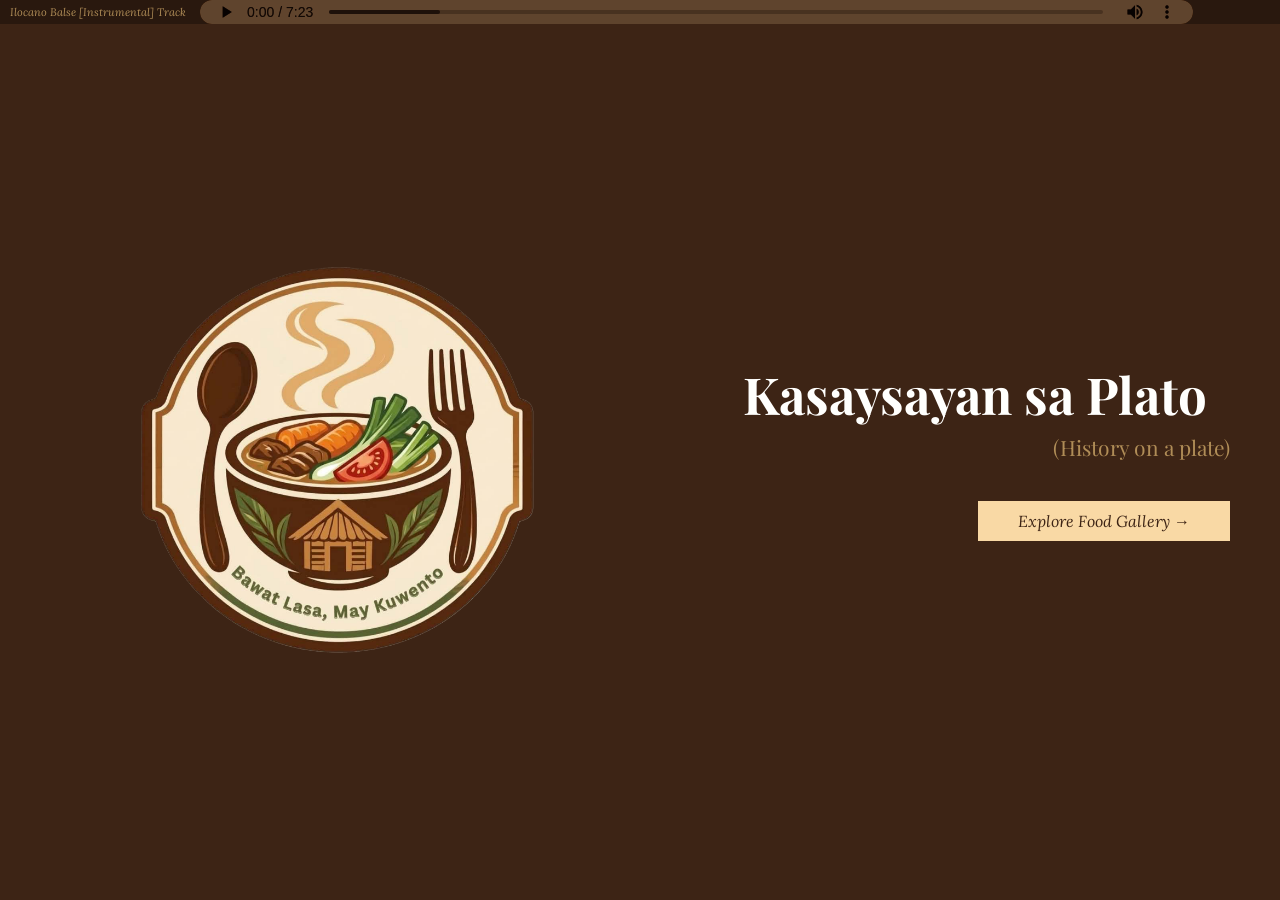
<file: index.html>
<!DOCTYPE html>
<html lang="en">
<head>
  <meta charset="UTF-8">
  <title>My Website</title>
  <link rel="stylesheet" href="hdesign.css">
</head>
<body>
    <div class="nav-audio-player">
       <span class="player-title">Ilocano Balse [Instrumental] Track</span>
        <audio class="native-player" controls src="audiobg/balseinstrumental.mp3"></audio>
    </div>
  <iframe name="page-window" src="homepage.html" class="content-frame"></iframe>

</body>
</html>
</file>
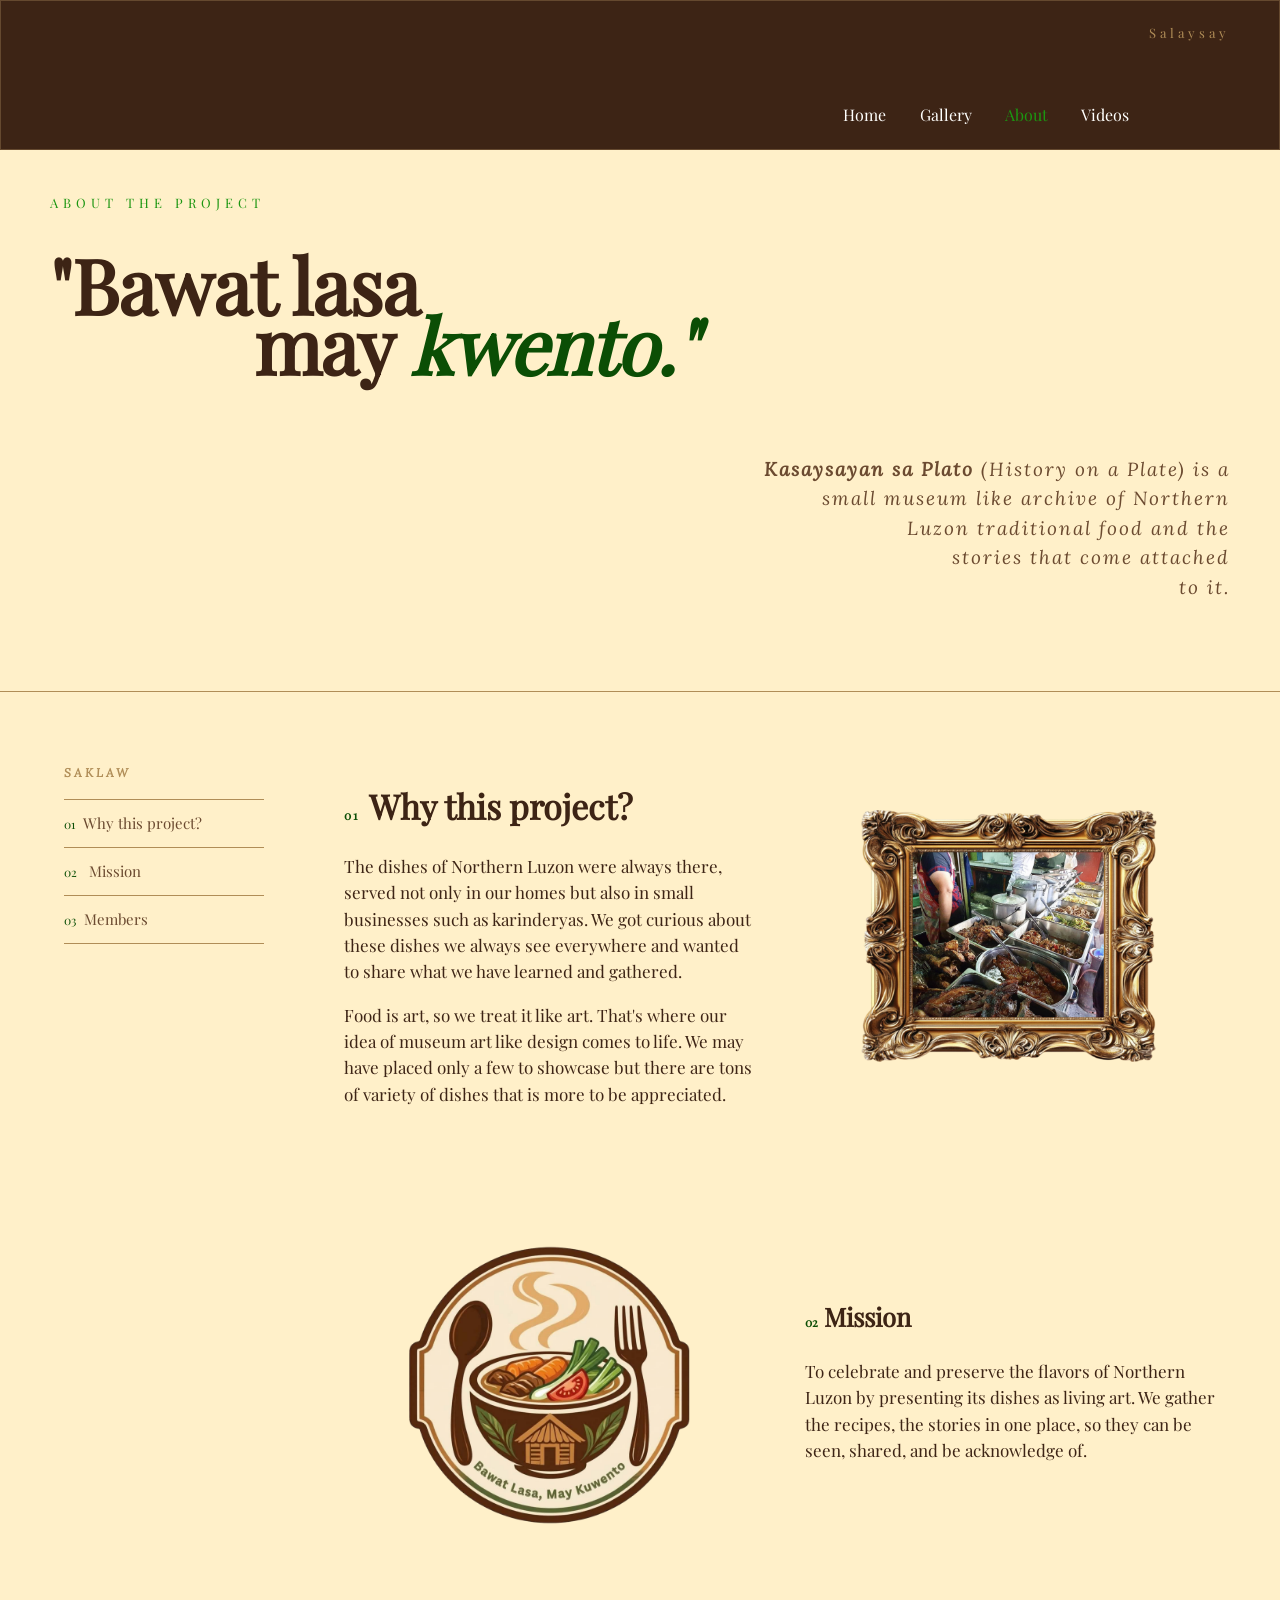
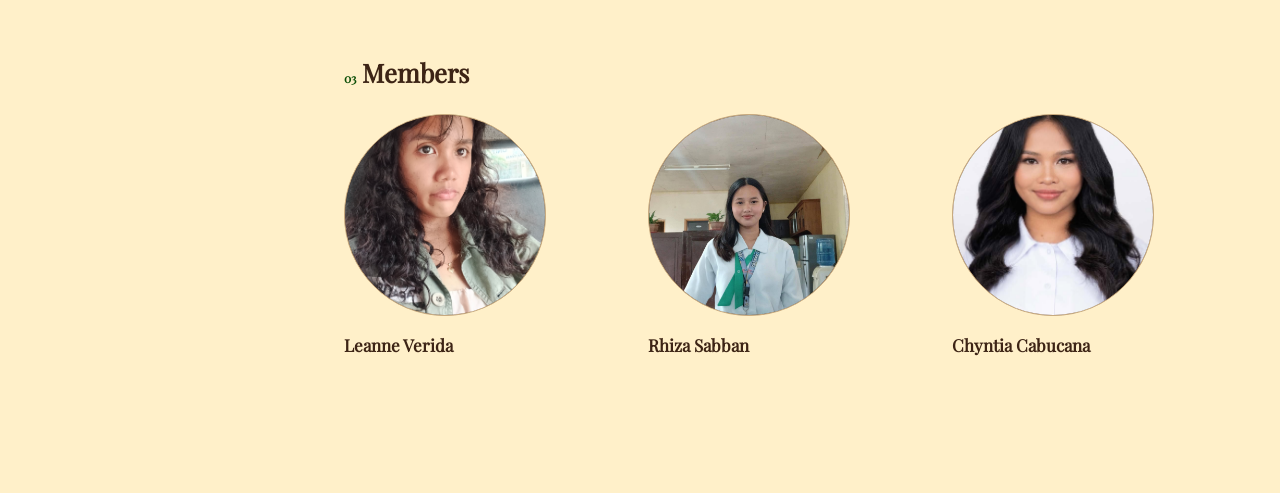
<file: about.html>
<!DOCTYPE html>
<html lang="en">
<head>
    <meta charset="UTF-8">
    <meta name="viewport" content="width=device-width, initial-scale=1">
    <title>About</title>
    <link rel="icon" type="image/jpeg" href="images/logo.jpg">
    <link rel="stylesheet" href="adesign.css">
</head>
<body class="present">

    <div class="box">
        <nav class="nav">
            <a href="homepage.html">Home</a>
            <a href="gallery.html">Gallery</a>
            <a href="about.html" class="active">About</a>
            <a href="video.html">Videos</a>
        </nav>
    </div>

    <section class="f1p">
        <p class="taas">Salaysay</p>
        <p class="medyo">About the Project</p>
        <h1>"Bawat lasa<br><span class="line2">may <em>kwento."</em></span></h1>
        <p class="desc">
            <b>Kasaysayan sa Plato</b> (History on a Plate) is a<br> small museum like archive of Northern<br> Luzon traditional food and the<br> stories that come attached<br> to it. 
        </p>
    </section>

    <section class="about-body">

        <aside class="gilid">
            <p class="label">Saklaw</p>
            <ul>
                <li><a href="#story"><span>01</span>Why this project?</a></li>
                <li><a href="#mission"><span>02</span> Mission</a></li>
                <li><a href="#team"><span>03</span>Members</a></li>
            </ul>
        </aside>

        <div class="content">

            <article class="num1" id="story">
                <div class="text">
                    <h2><span class="num">01</span>Why this project?</h2>
                    <p>
                        The dishes of Northern Luzon were always there, served not only in our homes but also in small businesses such as karinderyas. We got curious about these dishes we always see everywhere and wanted to share what we have learned and gathered.
                    </p>
                    <p>
                        Food is art, so we treat it like art. That's where our idea of museum art like design comes to life. We may have placed only a few to showcase but there are tons of variety of dishes that is more to be appreciated.
                    </p>
                </div>
                <div class="frame"><img src="images/kr2.png" alt = "karinderya dishes"></div>
            </article>

            <article class="num2" id="mission">
                <div class="text">
                    <h2><span class="num">02</span> Mission</h2>
                    <p>
                        To celebrate and preserve the flavors of Northern Luzon by presenting its dishes as living art. We gather the recipes, the stories in one place, so they can be seen, shared, and be acknowledge of.
                    </p>
                </div>
                <div class="frame"><img src = "images/oglogo.png" alt = "logo"></div>
            </article>


            <article class="last" id="team">
                <h2><span class="num">03</span> Members</h2>
                <div class="team-grid">
                    <div class="member">
                        <div class="avatar1"><img src ="images/allyssa.jpg" alt = "mga kyut1"></div>
                        <p class="member-name">Leanne Verida</p>
                    </div>
                    <div class="member">
                        <div class="avatar2"><img src ="images/rhiza.jpg" alt = "mga kyut2"></div>
                        <p class="member-name">Rhiza Sabban</p>
                    </div>
                    <div class="member">
                        <div class="avatar3" ><img src ="images/chyntia.jpg" alt = "mga kyut3"></div>
                        <p class="member-name">Chyntia Cabucana</p>
                    </div>
                </div>
            </article>

        </div>
    </section>

</body>
</html>
</file>
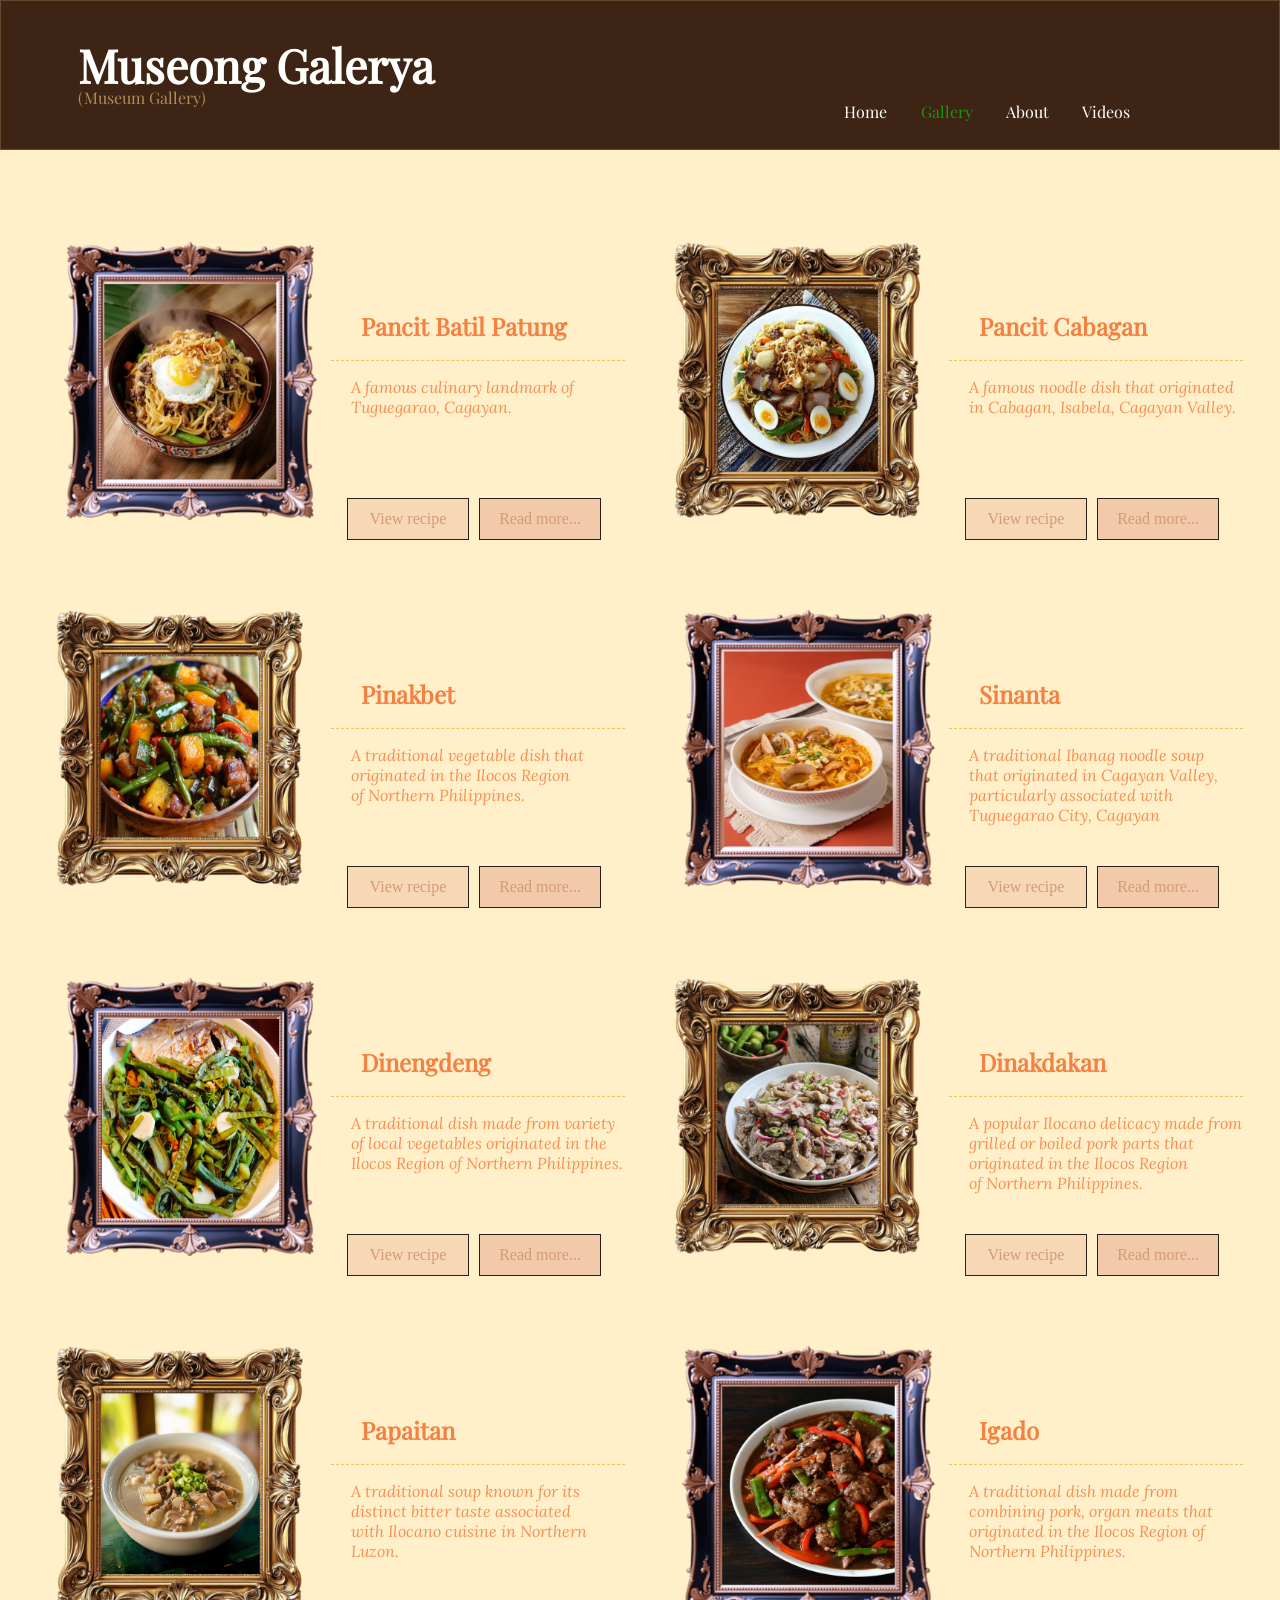
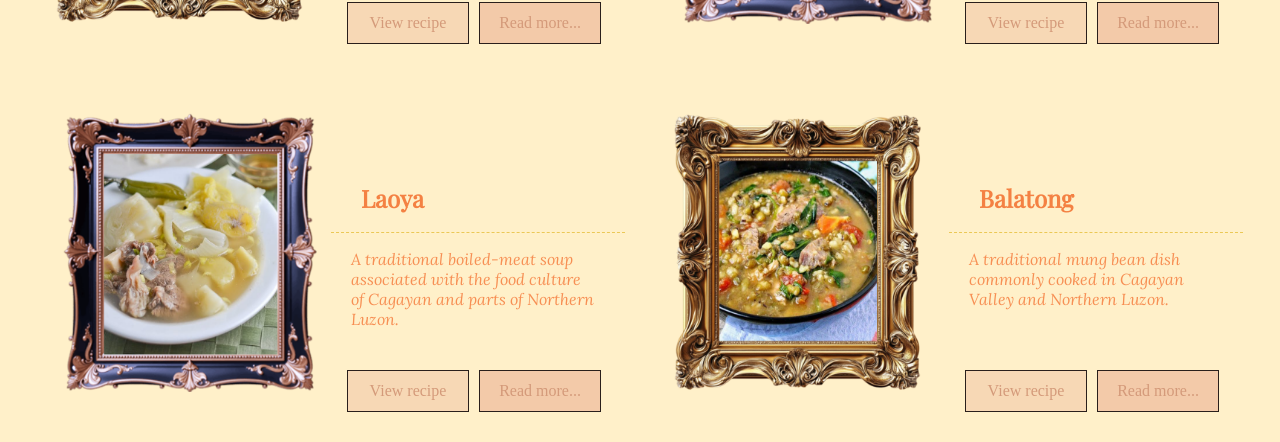
<file: gallery.html>
<!DOCTYPE html>
<html lang="en">
<head>
    <meta charset="UTF-8">
    <meta name="viewport" content="width=device-width, initial-scale=1">
    <title>Gallery</title>
    <link rel = "icon" type = "image/jpg" href = "images/logo.jpg">
    <link rel="stylesheet" href="gdesign.css">
</head>
<body>
    
    
<div class="wrap">
        <div class="title">
            <h1 class="fix"><big><big>Museong Galerya</big></big></h1> 
            <h2 class="fixx">(Museum Gallery)</h2>
        <div class="nav">
        <nav>
            <a href="homepage.html">Home</a>
            <a href="gallery.html" class = "active">Gallery</a>
            <a href="about.html">About</a>
            <a href="video.html">Videos</a>
        </nav>
        </div>
        </div>

    <div class="cardtable">
            <!--1-->
            <div class="card">
                <div class="corner top-left"></div>
                <div class="corner top-right"></div>
                <div class="corner bottom-left"></div>
                <div class="corner bottom-right"></div>
                <div class="dashed-line"></div>
                
                <div class="card-body">
                    <div class="card-left">
                        <img src="images/batil.png" alt="Pancit Batil Patung">
                    </div>
                    <div class="card-right">
                        <div class="card-content">
                            <h2>Pancit Batil Patung</h2>
                            <p>A famous culinary landmark of <br> Tuguegarao, Cagayan.</p>
                        </div>
                    </div>
                </div>

                <div class="bottom-ui">
                    <div class="btn">
                        <a href = "recipe.html"><p>View recipe</p></a>
                    </div>
                    <div class="btn-dark">
                        <a href="longdetails.html"><p>Read more...</p></a>
                    </div>
                </div>
            </div>

            
            <!--2-->
            <div class="card">
                <div class="corner top-left"></div>
                <div class="corner top-right"></div>
                <div class="corner bottom-left"></div>
                <div class="corner bottom-right"></div>
                <div class="dashed-line"></div>
                  
                
                <div class="card-body">
                    <div class="card-left">
                        <img src="images/cabagan.png" alt="Pancit Cabagan">
                    </div>
                    <div class="card-right">
                        <div class="card-content">
                            <h2>Pancit Cabagan</h2>
                            <p>A famous noodle dish that originated<br>in Cabagan, Isabela, Cagayan Valley.</p>
                        </div>
                    </div>
                </div>

                <div class="bottom-ui">
                    <div class="btn">
                        <a href = "recipe.html"><p>View recipe</p></a>
                    </div>
                    <div class="btn-dark">
                        <a href="longdetails.html"><p>Read more...</p></a>
                    </div>
                </div>
            </div>

            <!--3-->
            <div class="card">
                <div class="corner top-left"></div>
                <div class="corner top-right"></div>
                <div class="corner bottom-left"></div>
                <div class="corner bottom-right"></div>
                <div class="dashed-line"></div>
                
                <div class="card-body">
                    <div class="card-left">
                        <img src="images/pinakbet.png" alt="Pinakbet">
                    </div>
                    <div class="card-right">
                        <div class="card-content">
                            <h2>Pinakbet</h2>
                            <p>A traditional vegetable dish that<br> originated in the Ilocos Region<br>of Northern Philippines.</p>
                        </div>
                    </div>
                </div>

                <div class="bottom-ui">
                    <div class="btn">
                        <a href = "recipe.html"><p>View recipe</p></a>
                    </div>
                    <div class="btn-dark">
                        <a href="longdetails.html"><p>Read more...</p></a>
                    </div>
                </div>
            </div>

            <!--4-->
            <div class="card">
                <div class="corner top-left"></div>
                <div class="corner top-right"></div>
                <div class="corner bottom-left"></div>
                <div class="corner bottom-right"></div>
                <div class="dashed-line"></div>
                
                <div class="card-body">
                    <div class="card-left">
                        <img src="images/sinanta.png" alt="Sinanta">
                    </div>
                    <div class="card-right">
                         <div class="card-content">
                            <h2>Sinanta</h2>
                            <p>A traditional Ibanag noodle soup <br> that originated in Cagayan Valley, <br> particularly associated with <br> Tuguegarao City, Cagayan</p>
                        </div>
                    </div>
                </div>

                <div class="bottom-ui">
                    <div class="btn">
                        <a href = "recipe.html"><p>View recipe</p></a>
                    </div>
                    <div class="btn-dark">
                        <a href="longdetails.html"><p>Read more...</p></a>
                    </div>
                </div>
            </div>

            <!--5-->
            <div class="card">
                <div class="corner top-left"></div>
                <div class="corner top-right"></div>
                <div class="corner bottom-left"></div>
                <div class="corner bottom-right"></div>
                <div class="dashed-line"></div>
                
                <div class="card-body">
                    <div class="card-left">
                        <img src="images/dinengdeng.png" alt="Dinengdeng">
                    </div>
                    <div class="card-right">
                         <div class="card-content">
                            <h2>Dinengdeng</h2>
                            <p>A traditional dish made from variety<br> of local vegetables originated in the<br> Ilocos Region of Northern Philippines.</p>
                        </div>
                    </div>
                </div>

                <div class="bottom-ui">
                    <div class="btn">
                        <a href = "recipe.html"><p>View recipe</p></a>
                    </div>
                    <div class="btn-dark">
                        <a href="longdetails.html"><p>Read more...</p></a>
                    </div>
                </div>
            </div>

            <!--6-->
            <div class="card">
                <div class="corner top-left"></div>
                <div class="corner top-right"></div>
                <div class="corner bottom-left"></div>
                <div class="corner bottom-right"></div>
                <div class="dashed-line"></div>
                
                <div class="card-body">
                    <div class="card-left">
                        <img src="images/dinakdakan.png" alt="Dinakdakan">
                    </div>
                    <div class="card-right">
                        <div class="card-content">
                            <h2>Dinakdakan</h2>
                            <p>A popular Ilocano delicacy made from<br> grilled or boiled pork parts that<br> originated in the Ilocos Region<br> of Northern Philippines. </p>
                        </div>
                    </div>
                </div>

                <div class="bottom-ui">
                    <div class="btn">
                        <a href = "recipe.html"><p>View recipe</p></a>
                    </div>
                    <div class="btn-dark">
                        <a href="longdetails.html"><p>Read more...</p></a>
                    </div>
                </div>
            </div>

            <!--7-->
            <div class="card">
                <div class="corner top-left"></div>
                <div class="corner top-right"></div>
                <div class="corner bottom-left"></div>
                <div class="corner bottom-right"></div>
                <div class="dashed-line"></div>
                
                <div class="card-body">
                    <div class="card-left">
                        <img src="images/papaitan.png" alt="Papaitan">
                    </div>
                    <div class="card-right">
                        <div class="card-content">
                            <h2>Papaitan</h2>
                            <p>A traditional soup known for its<br> distinct bitter taste associated<br> with Ilocano cuisine in Northern<br> Luzon.</p>
                        </div>
                    </div>
                </div>

                <div class="bottom-ui">
                    <div class="btn">
                        <a href = "recipe.html"><p>View recipe</p></a>
                    </div>
                    <div class="btn-dark">
                        <a href="longdetails.html"><p>Read more...</p></a>
                    </div>
                </div>
            </div>

            <!--8-->
            <div class="card">
                <div class="corner top-left"></div>
                <div class="corner top-right"></div>
                <div class="corner bottom-left"></div>
                <div class="corner bottom-right"></div>
                <div class="dashed-line"></div>
                
                <div class="card-body">
                    <div class="card-left">
                        <img src="images/igado.png" alt="Igado">
                    </div>
                    <div class="card-right">
                        <div class="card-content">
                            <h2>Igado</h2>
                            <p>A traditional dish made from<br> combining pork, organ meats that<br> originated in the Ilocos Region of<br> Northern Philippines.</p>
                        </div>
                    </div>
                </div>

                
                <div class="bottom-ui">
                    <div class="btn">
                        <a href = "recipe.html"><p>View recipe</p></a>
                    </div>
                    <div class="btn-dark">
                        <a href="longdetails.html"><p>Read more...</p></a>
                    </div>
                </div>
            </div>

            <!--9-->
            <div class="card">
                <div class="corner top-left"></div>
                <div class="corner top-right"></div>
                <div class="corner bottom-left"></div>
                <div class="corner bottom-right"></div>
                <div class="dashed-line"></div>
                
                <div class="card-body">
                    <div class="card-left">
                        <img src="images/laoya.png" alt="Laoya">
                    </div>
                    <div class="card-right">
                        <div class="card-content">
                            <h2>Laoya</h2>
                            <p>A traditional boiled-meat soup<br> associated with the food culture<br> of Cagayan and parts of Northern<br> Luzon.</p>
                        </div>
                    </div>
                </div>

                <div class="bottom-ui">
                    <div class="btn">
                        <a href = "recipe.html"><p>View recipe</p></a>
                    </div>
                    <div class="btn-dark">
                        <a href="longdetails.html"><p>Read more...</p></a>
                    </div>
                </div>
            </div>

            <!--10-->
            <div class="card">
                <div class="corner top-left"></div>
                <div class="corner top-right"></div>
                <div class="corner bottom-left"></div>
                <div class="corner bottom-right"></div>
                <div class="dashed-line"></div>
                
                <div class="card-body">
                    <div class="card-left">
                        <img src="images/balatong.png" alt="Balatong">
                    </div>
                    <div class="card-right">
                        <div class="card-content">
                            <h2>Balatong</h2>
                            <p>A traditional mung bean dish<br> commonly cooked in Cagayan<br> Valley and Northern Luzon.</p>
                        </div>
                    </div>
                </div>

                <div class="bottom-ui">
                    <div class="btn">
                        <a href = "recipe.html"><p>View recipe</p></a>
                    </div>
                    <div class="btn-dark">
                        <a href="longdetails.html"><p>Read more...</p></a>
                    </div>
                </div>
            </div>

    </div> <!-- End of cardtable -->
</div> <!-- End of wrap -->

</body>
</html>
</file>
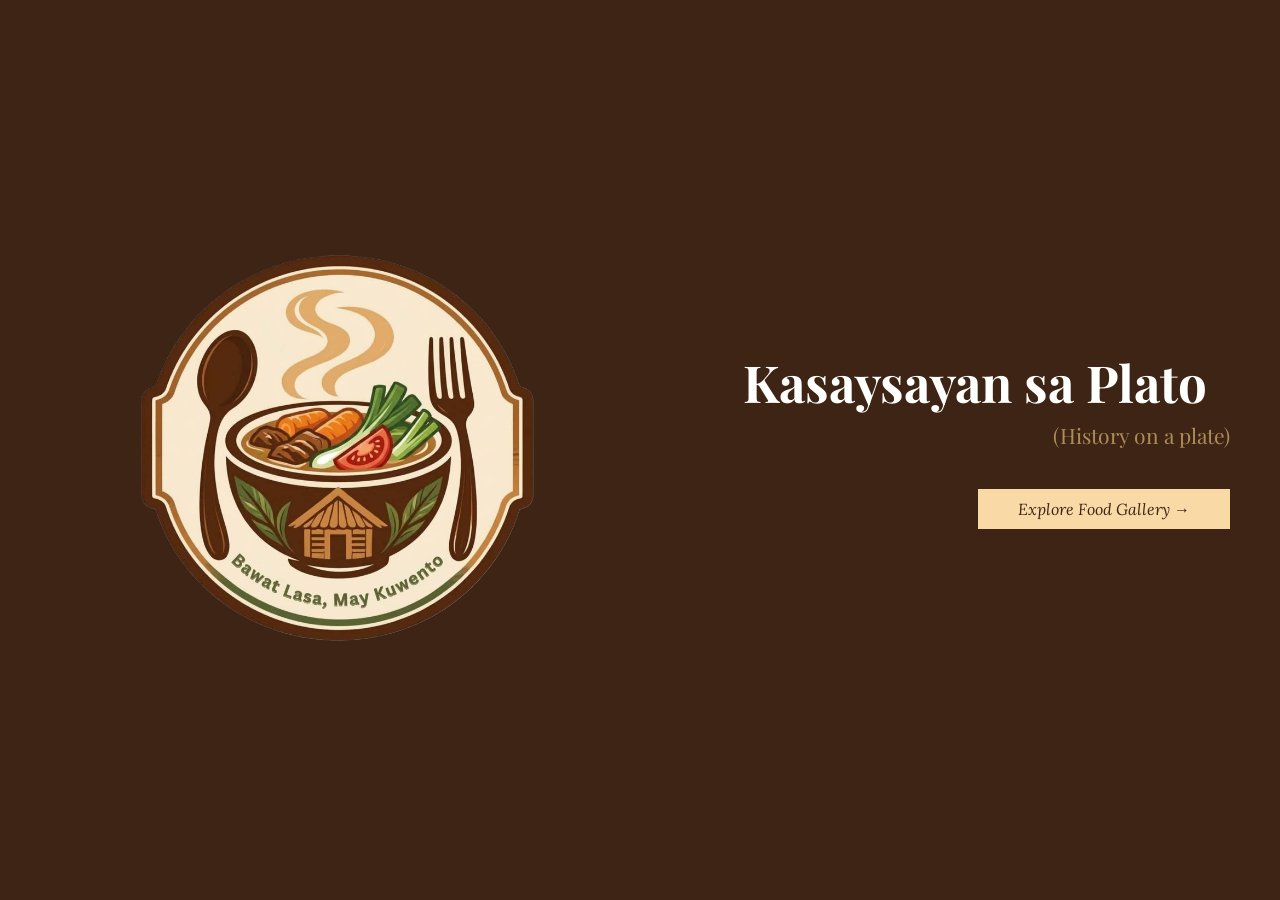
<file: homepage.html>
<!DOCTYPE html>
<html lang="en">
<head>
    <meta charset="UTF-8">
    <meta name="viewport" content="width=device-width, initial-scale=1">
    <title>Home Page</title>
    <link rel="icon" type="image/jpg" href="images/logo.jpg">
    <link rel="stylesheet" href="hdesign.css">
</head>
<body>
    <div class="wrap">
        <div class="title">
            <img src="images/oglogo.png" alt="Logo">
            <div class="text">
                <h1 class="fix">Kasaysayan sa Plato</h1>
                <h2 class="fixx">(History on a plate)</h2>
                <a class="btn" href="gallery.html">Explore Food Gallery →</a>
            </div>
        </div>
    </div>
    
</body>
</html>
</file>
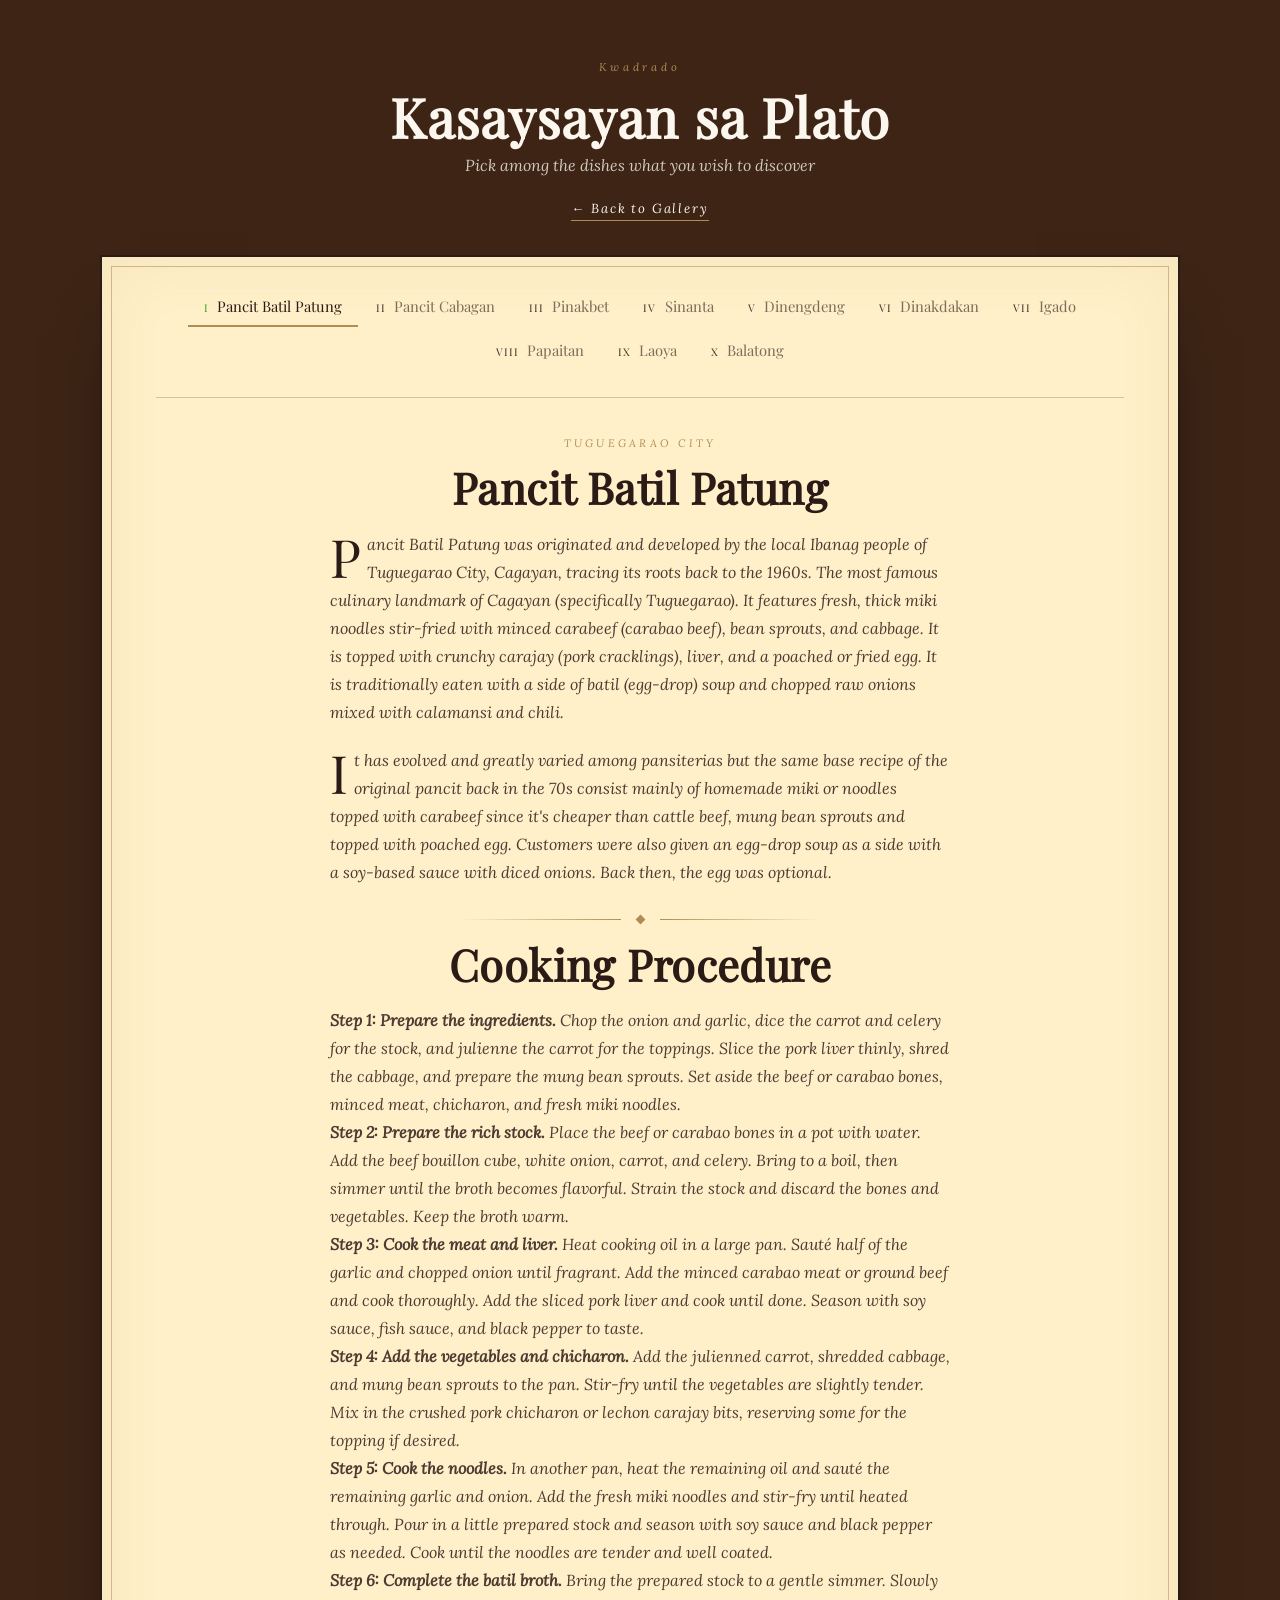
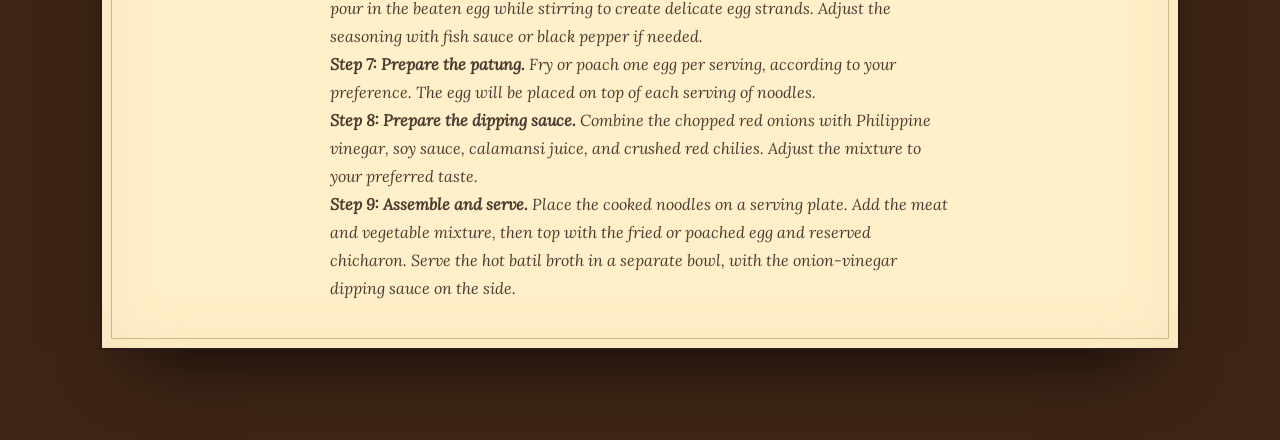
<file: longdetails.html>
<!DOCTYPE html>
<html lang="en">
<head>
    <meta charset="UTF-8">
    <meta name="viewport" content="width=device-width, initial-scale=1">
    <title>Dish Recipes</title>
    <link rel="icon" type="image/jpg" href="images/logo.jpg">
    <link rel="stylesheet" href="ldesign.css">
</head>
<body>

<div class="page">

    <header class="hed">
        <p class="taas">Kwadrado</p>
        <h1 class="title">Kasaysayan sa Plato</h1>
        <p class="sub">Pick among the dishes what you wish to discover</p>
        <a href="gallery.html">← Back to Gallery</a>
    </header>

    <main class="card">

        <nav class="index">

            <div class="tab">
                <input class="trigr" type="radio" name="dish" id="d1" checked>
                <label class="name" for="d1"><span class="num">I</span>Pancit Batil Patung</label>
            </div>

            <div class="tab">
                <input class="trigr" type="radio" name="dish" id="d2">
                <label class="name" for="d2"><span class="num">II</span>Pancit Cabagan</label>
            </div>

            <div class="tab">
                <input class="trigr" type="radio" name="dish" id="d3">
                <label class="name" for="d3"><span class="num">III</span>Pinakbet</label>
            </div>

            <div class="tab">
                <input class="trigr" type="radio" name="dish" id="d4">
                <label class="name" for="d4"><span class="num">IV</span>Sinanta</label>
            </div>

            <div class="tab">
                <input class="trigr" type="radio" name="dish" id="d5">
                <label class="name" for="d5"><span class="num">V</span>Dinengdeng</label>
            </div>

            <div class="tab">
                <input class="trigr" type="radio" name="dish" id="d6">
                <label class="name" for="d6"><span class="num">VI</span>Dinakdakan</label>
            </div>

            <div class="tab">
                <input class="trigr" type="radio" name="dish" id="d7">
                <label class="name" for="d7"><span class="num">VII</span>Igado</label>
            </div>

            <div class="tab">
                <input class="trigr" type="radio" name="dish" id="d8">
                <label class="name" for="d8"><span class="num">VIII</span>Papaitan</label>
            </div>

            <div class="tab">
                <input class="trigr" type="radio" name="dish" id="d9">
                <label class="name" for="d9"><span class="num">IX</span>Laoya</label>
            </div>

            <div class="tab">
                <input class="trigr" type="radio" name="dish" id="d10">
                <label class="name" for="d10"><span class="num">X</span>Balatong</label>
            </div>

        </nav>

        <div class="spread">

            <!-- I -->
            <article class="dish-panel" id="p1">
                <div class="dish-head">
                    <p class="loc">Tuguegarao City</p>
                    <h2 class="dish-title">Pancit Batil Patung</h2>
                    <p class="dish-desc">Pancit Batil Patung was originated and developed by the local Ibanag people of Tuguegarao City, Cagayan, tracing its roots back to the 1960s. The most famous culinary landmark of Cagayan (specifically Tuguegarao). It features fresh, thick miki noodles stir-fried with minced carabeef (carabao beef), bean sprouts, and cabbage. It is topped with crunchy carajay (pork cracklings), liver, and a poached or fried egg. It is traditionally eaten with a side of batil (egg-drop) soup and chopped raw onions mixed with calamansi and chili.</p><br>
                    <p class="dish-desc">It has evolved and greatly varied among pansiterias but the same base recipe of the original pancit back in the 70s consist mainly of homemade miki or noodles topped with carabeef since it's cheaper than cattle beef, mung bean sprouts and topped with poached egg. Customers were also given an egg-drop soup as a side with a soy-based sauce with diced onions. Back then, the egg was optional. </p>
                    <div class="diamond"><span></span></div>
                    <p class = "dish-title">Cooking Procedure</p>
                    <p class = "proced">
                    <b>Step 1: Prepare the ingredients.</b>
                    Chop the onion and garlic, dice the carrot and celery for the stock, and julienne the carrot for the toppings. Slice the pork liver thinly, shred the cabbage, and prepare the mung bean sprouts. Set aside the beef or carabao bones, minced meat, chicharon, and fresh miki noodles.<br>
                    <b>Step 2: Prepare the rich stock.</b>
                    Place the beef or carabao bones in a pot with water. Add the beef bouillon cube, white onion, carrot, and celery. Bring to a boil, then simmer until the broth becomes flavorful. Strain the stock and discard the bones and vegetables. Keep the broth warm.<br>
                    <b>Step 3: Cook the meat and liver.</b>
                    Heat cooking oil in a large pan. Sauté half of the garlic and chopped onion until fragrant. Add the minced carabao meat or ground beef and cook thoroughly. Add the sliced pork liver and cook until done. Season with soy sauce, fish sauce, and black pepper to taste.<br>
                    <b>Step 4: Add the vegetables and chicharon.</b>
                    Add the julienned carrot, shredded cabbage, and mung bean sprouts to the pan. Stir-fry until the vegetables are slightly tender. Mix in the crushed pork chicharon or lechon carajay bits, reserving some for the topping if desired.<br>
                    <b>Step 5: Cook the noodles.</b>
                    In another pan, heat the remaining oil and sauté the remaining garlic and onion. Add the fresh miki noodles and stir-fry until heated through. Pour in a little prepared stock and season with soy sauce and black pepper as needed. Cook until the noodles are tender and well coated.<br>
                    <b>Step 6: Complete the batil broth.</b>
                    Bring the prepared stock to a gentle simmer. Slowly pour in the beaten egg while stirring to create delicate egg strands. Adjust the seasoning with fish sauce or black pepper if needed.<br>
                    <b>Step 7: Prepare the patung.</b>
                    Fry or poach one egg per serving, according to your preference. The egg will be placed on top of each serving of noodles.<br>
                    <b>Step 8: Prepare the dipping sauce.</b>
                    Combine the chopped red onions with Philippine vinegar, soy sauce, calamansi juice, and crushed red chilies. Adjust the mixture to your preferred taste.<br>
                    <b>Step 9: Assemble and serve.</b>
                    Place the cooked noodles on a serving plate. Add the meat and vegetable mixture, then top with the fried or poached egg and reserved chicharon. Serve the hot batil broth in a separate bowl, with the onion-vinegar dipping sauce on the side.<br></p>
                </div>
            </article>

            <!-- II -->
            <article class="dish-panel" id="p2">
                <div class="dish-head">
                    <p class="loc">Cabagan, Isabela</p>
                    <h2 class="dish-title">Pancit Cabagan</h2>
                    <p class="dish-desc">Pancit Cabagan is a famous noodle dish that originated in Cabagan, Isabela, in Cagayan Valley. It is made with thick egg noodles, pork or chicken, vegetables, and a flavorful sauce or broth, often topped with crispy pork lechon carajay and quail eggs. Introduced through Chinese culinary influences and adapted to local tastes, this delicious dish has become one of Isabela's best-known food specialties, representing the province's rich food culture and culinary traditions.</p>
                    <p class="dish-desc">Just like any other noodle dish in the Philippines, Pancit Cabagan is of Chinese origin. In 1887, according to a research conducted, a group of Chinese traders, originally from Amoy (now Xiamen), China, landed in Aparri (Cagayan). Among them was Sia Liang (also known as Diangga) who married Augustina Deray Laddaran, a Filipina, and established a panciteria in Cabagan during the pre-war period, using ingredients that were locally available at that time.</p>
                    <div class="diamond"><span></span></div> 
                    <p class = "dish-title">Cooking Procedure</p>
                    <p class = "proced">
                    <b>Step 1: Sauté the ingredients.</b>
                    Heat oil in a pan or wok. Sauté the garlic and onion, then add the pork and chicken. Cook until lightly browned.<br>
                    <b>Step 2: Add the seasonings and broth.</b>
                    Pour in the soy sauce, oyster sauce, and chicken broth. Bring to a boil and simmer until the meat is tender.<br>
                    <b>Step 3: Cook the noodles.</b>
                    Add the miki noodles and stir gently so they absorb the flavorful broth. Cook according to the noodle package instructions.<br>
                    <b>Step 4: Add the vegetables.</b>
                    Add the cabbage and carrots. Cook for a few minutes until the vegetables are tender but still slightly crisp. Season with salt and pepper.<br>
                    <b>Step 5: Garnish and serve.</b>
                    Transfer to a serving plate. Top with boiled quail eggs, crispy pork, and spring onions. Serve hot with calamansi.<br></p>
                </div>
            </article>

            <!-- III -->
            <article class="dish-panel" id="p3">
                <div class="dish-head">
                    <p class="loc">Ilocos</p>
                    <h2 class="dish-title">Pinakbet</h2>
                    <p class="dish-desc">Pinakbet is a traditional Filipino vegetable dish that originated in the Ilocos Region of Northern Philippines. Its name comes from the Ilocano word pinakebbet, meaning “shrunk” or “wilted,” referring to the way the vegetables are cooked. It commonly contains bitter melon, eggplant, squash, okra, string beans, and tomatoes, seasoned with fermented fish paste (bagoong). Although it is best known as an Ilocano specialty, variations are enjoyed throughout the Philippines, including Cagayan Valley.<p>
                    <p class="dish-desc"> Traditionally, pinakbet was cooked using a cooking pot, the banga mostly made in San Nicolas, Ilocos Norte. All the ingredients(thin small eggplants, small round ampalaya, sitaw, patani, okra, pallang or winged beans, siling pansigang, no kalabasa) are placed inside the banga, topped with kinalabasang kamatis and chopped bagnet if available and seasoned with bagoong. Once the banga with the ingredients and cover are placed over the stove, never open it nor stir the ingredients. Once or twice thru the cooking, shake the banga using silong to overturn the ingredients inside. Once cooked, serve the viand in a malokong(bowl) with steaming rice and puting adobo/longganisang Ilocano(they go together well). Pinakbet was traditionally quite salty in taste because the saltiness acts as a preservative because in the hot arid climate of the Ilocos region, food spoils rather easily. Farmers took this viands of pinakbet and puting adobo or longganisa or msybe bagnet along with rice for his lunch in the ricefields.</p>
                    <div class="diamond"><span></span></div>
                    <p class = "dish-title">Cooking Procedure</p>
                    <p class = "proced">
                    <b>Step 1: Prepare the vegetables.</b>
                    Wash all the vegetables thoroughly. Slice the bitter melon and eggplant, cut the squash into cubes, and trim the okra and string beans.<br>
                    <b>Step 2: Sauté the ingredients.</b>
                    Heat oil in a pot. Sauté the garlic, onion, and tomatoes. Add the pork, if using, and cook until lightly browned.<br>
                    <b>Step 3: Add bagoong and water.</b>
                    Add the bagoong and water. Stir well and bring the mixture to a boil.<br>
                    <b>Step 4: Cook the vegetables.</b>
                    Add the squash first, followed by the string beans, eggplant, okra, and bitter melon. Cover and simmer for about 10–15 minutes, or until the vegetables are tender. Avoid stirring too much to keep them from breaking apart.<br>
                    <b>Step 5: Serve.</b>
                    Taste and adjust the seasoning if needed. Serve hot with steamed rice.<br></p>
            </article>

            <!-- IV -->
            <article class="dish-panel" id="p4">
                <div class="dish-head">
                    <p class="loc">Cagayan</p>
                    <h2 class="dish-title">Sinanta</h2>
                    <p class="dish-desc">Sinanta is a traditional Ibanag noodle soup that originated in Cagayan Valley, particularly associated with Tuguegarao City, Cagayan. It is made with flat egg noodles (laddit), rice vermicelli, chicken, pork, small freshwater clams, and a golden broth flavored with annatto (atsuete). More than just a comforting dish, Sinanta represents the rich culinary heritage of the Ibanag people and is traditionally served during family gatherings and special occasions.</p>
                    <p class="dish-desc">The Ibanag language is one of the very few indigenous Philippine languages that natively uses the "F" sound. Culturally, Sinanta is incomplete without its historical partner: Pinakafu. This is a puffed, deep-fried sweet rice cake coated in native molasses that locals dip directly into the savory, orange, annatto-stained broth of the Sinanta, creating a stark sweet-and-savory profile.</p>
                    <div class="diamond"><span></span></div>
                    <p class = "dish-title">Cooking Procedure</p>
                    <p class = "proced">
                    <b>Step 1: Prepare the broth.</b>
                    Boil the chicken and pork in water until tender. Remove the meat, shred or slice it, and set aside the broth.<br>
                    <b>Step 2: Cook the clams.</b>
                    Boil the cleaned clams until they open. Keep the clam broth for added flavor and discard any clams that remain closed.<br>
                    <b>Step 3: Sauté the ingredients.</b>
                    Heat oil in a pot. Sauté the garlic and onion, then add the pork, chicken, dried shrimp, and annatto powder.<br>
                    <b>Step 4: Add the broth and noodles.</b>
                    Pour in the meat broth and clam broth. Add the clams and noodles, then simmer until the noodles are tender. Season with fish sauce and pepper.<br>
                    <b>Step 5: Serve.</b>
                    Transfer to bowls and garnish with chives or spring onions and fried garlic. Serve hot.<br></p>
            </article>

            <!-- V -->
            <article class="dish-panel" id="p5">
                <div class="dish-head">
                    <p class="loc">Ilocos</p>
                    <h2 class="dish-title">Dinengdeng</h2>
                    <p class="dish-desc">Dinengdeng, also known as Inabraw, is a traditional vegetable dish that originated in the Ilocos Region of Northern Philippines. It is made with a variety of local vegetables, such as malunggay leaves, okra, eggplant, squash flowers, and string beans, cooked in a broth flavored with fermented fish paste (bagoong). Some versions include grilled or fried fish for extra flavor. This simple and nutritious dish reflects Ilocano culture, resourcefulness, and the tradition of using fresh vegetables grown in home gardens.</p>
                    <p class="dish-desc">Unlike many Filipino dishes influenced by Spain or China, Dinengdeng (historically called Abraw or Inabraw) is a purely indigenous, pre-colonial creation. It traces back to a time when Ilocanos survived primarily by foraging wild flora. The foundational flavor of Dinengdeng relies on saluyot (jute mallow). Foraging ancestors discovered that boiling saluyot leaves creates a mucilaginous (slimy/velvety) broth that acts as a natural throat-soother and coolant during dry, scorching plantation months.</p>
                    <div class="diamond"><span></span></div>
                    <p class = "dish-title">Cooking Procedure</p>
                    <p class = "proced">
                    <b>Step 1: Prepare the vegetables.</b>
                    Wash all the vegetables thoroughly. Slice the eggplant, cut the string beans, and prepare the leaves and squash flowers.<br>
                    <b>Step 2: Prepare the broth.</b>
                    Bring the water to a boil in a pot. Add the tomato, onion, and bagoong. Stir and allow the broth to simmer.<br>
                    <b>Step 3: Add the vegetables.</b>
                    Add the vegetables that take longer to cook, such as string beans and eggplant, followed by the okra and squash flowers.<br>
                    <b>Step 4: Add the leafy vegetables.</b>
                    Add the malunggay leaves near the end and simmer until all the vegetables are tender. Avoid overcooking them.<br>
                    <b>Step 5: Serve.</b>
                    Add grilled or fried fish if desired. Serve hot with steamed rice.<br></p>
            </article>
            
            <!-- VI -->
            <article class="dish-panel" id="p6">
                <div class="dish-head">
                    <p class="loc">Ilocos</p>
                    <h2 class="dish-title">Dinakdakan</h2>
                    <p class="dish-desc">Dinakdakan is a traditional Filipino dish that originated in the Ilocos Region of Northern Philippines. It is made from grilled or boiled pork parts, such as the pig's face, ears, and sometimes liver. The meat is chopped and mixed with onions, chili peppers, calamansi juice, and traditionally mashed pig brain, although mayonnaise is commonly used in modern versions. Known for its smoky, savory, and tangy flavor, Dinakdakan is a popular Ilocano delicacy that showcases the region's distinctive cooking traditions.</p>
                    <p class="dish-desc">Long before it became a popular bar food (pulutan), Dinakdakan was known in deep Ilocano mountains as Warek-Warek. It was originally prepared as a ritualistic celebratory dish after a successful hunting expedition or community milestone.</p>
                    <div class="diamond"><span></span></div>
                    <p class = "dish-title">Cooking Procedure</p>
                    <p class = "proced">
                    <b>Step 1: Prepare the pork.</b>
                    Clean the pork face and ears thoroughly. Place them in a pot of water and boil until tender.<br>
                    <b>Step 2: Grill the meat.</b>
                    Remove the pork from the pot and let it cool slightly. Grill over charcoal or a grill pan until lightly charred and smoky. Cook the liver separately if using.<br>
                    <b>Step 3: Chop the pork.</b>
                    Cut the grilled pork into small bite-sized pieces. Place them in a clean mixing bowl.<br>
                    <b>Step 4: Mix the ingredients.</b>
                    Add the chopped onions, chili peppers, calamansi juice, salt, and pepper. Add mayonnaise if you prefer a creamy modern version. Mix thoroughly.<br>
                    <b>Step 5: Serve.</b>
                    Transfer to a serving plate and garnish with additional onions and chili peppers. Serve with warm steamed rice.<br></p>
            </article>

            <!-- VII -->
            <article class="dish-panel" id="p7">
                <div class="dish-head">
                    <p class="loc">Ilocos</p>
                    <h2 class="dish-title">Igado</h2>
                    <p class="dish-desc">Igado is a traditional Filipino dish that originated in the Ilocos Region of Northern Philippines. It is made with pork tenderloin, pork liver, garlic, onions, soy sauce, vinegar, and vegetables such as bell peppers, carrots, and green peas. Its savory and slightly tangy flavor makes it a well-known Ilocano specialty. The dish reflects the region's culinary tradition of combining pork, organ meats, and simple seasonings to create a flavorful meal.</p>
                    <p class="dish-desc">Before the Spanish arrived, the indigenous name for this dish was Dinaldalem, derived from the Ilocano word dalem, meaning liver. The uniform, matchstick-thin julienne cuts of the meat were designed so that the metallic taste of the iron-rich liver would bleed perfectly into the vinegar, neutralizing the gamey flavor. During the Spanish colonial era, Spanish friars and officers noticed Ilocanos cooking a rich, vinegar-braised dish using strips of pork liver. The Spaniards repeatedly referred to it by its Spanish name, Hígado (which literally translates to "liver"). Local Ilocanos, mimicking the foreign accent, dropped the soft "H" sound, transforming the word into Igado.</p>
                    <div class="diamond"><span></span></div>
                    <p class = "dish-title">Cooking Procedure</p>
                    <p class = "proced">
                    <b>Step 1: Prepare the ingredients.</b>
                    Slice the pork and liver into thin strips. Chop the garlic, slice the onion and bell peppers, and cut the carrot into strips.<br>
                    <b>Step 2: Sauté the pork.</b>
                    Heat oil in a pan. Sauté the garlic and onion until fragrant, then add the pork strips and cook until lightly browned.<br>
                    <b>Step 3: Add the seasonings.</b>
                    Pour in the soy sauce and vinegar. Let the vinegar simmer briefly before stirring. Add the water, bay leaves, and black pepper. Cover and simmer until the pork is tender.<br>
                    <b>Step 4: Add the liver and vegetables.</b>
                    Add the pork liver and cook thoroughly. Add the carrots, green peas, and bell peppers. Simmer until the vegetables are tender but not mushy.<br>
                    <b>Step 5: Serve.</b>
                    Taste and adjust the seasoning. Transfer to a serving dish and serve hot with steamed rice.<br></p>
            </article>

            <!-- VIII -->
            <article class="dish-panel" id="p8">
                <div class="dish-head">
                    <p class="loc">Ilocos</p>
                    <h2 class="dish-title">Papaitan</h2>
                    <p class="dish-desc">Papaitan is a traditional Filipino soup known for its distinct bitter taste. It is commonly made with beef or goat innards, such as tripe and intestines, mixed with ginger, garlic, onion, and bile, which gives the soup its signature bitterness. It is strongly associated with Ilocano cuisine in Northern Luzon and is also enjoyed in other parts of the Philippines.</p>
                    <p class="dish-desc">Papaitan's origin is tied directly to the traditional Ilocano kaarruba (neighborhood) system of celebration. When a family slaughtered a goat or cow for a wedding or fiesta, the prime cuts of meat were gifted to guests or reserved for the main feast. The hosts, left only with the bitter bile sac (apdo) and tangled loops of inner organs, refused to throw them away.</p>
                    <div class="diamond"><span></span></div>
                    <p class = "dish-title">Cooking Procedure</p>
                    <p class = "proced">
                    <b>Step 1: Prepare the ingredients.</b>
                    Clean the beef or goat innards thoroughly and cut them into small pieces. Chop the garlic and onion, then slice the ginger and green chili.<br>
                    <b>Step 2: Boil the meat and innards.</b>
                    Place the meat and innards in a pot with water. Bring to a boil and remove any foam from the surface. Simmer until the meat becomes tender.<br>
                    <b>Step 3: Sauté the aromatics.</b>
                    Heat oil in a pan. Sauté the garlic, onion, and ginger until fragrant. Add the boiled meat and innards, then stir in the fish sauce.<br>
                    <b>Step 4: Add the broth and seasonings.</b>
                    Pour in some of the meat broth and let it simmer. Gradually add properly sourced, food-safe bile to achieve the desired bitter taste. Season with salt, pepper, and green chili if desired.<br>
                    <b>Step 5: Serve.</b>
                    Allow the soup to simmer for a few more minutes until the flavors combine. Transfer to a serving bowl and serve hot with steamed rice.<br></p>
            </article>

            <!-- IX -->
            <article class="dish-panel" id="p9">
                <div class="dish-head">
                    <p class="loc">Ilocos</p>
                    <h2 class="dish-title">Laoya</h2>
                    <p class="dish-desc">Laoya is a traditional boiled-meat soup associated with the food culture of Cagayan and parts of Northern Luzon. It is a comforting dish prepared by simmering pork or beef with ginger, onion, and other seasonings until the meat becomes tender. Depending on the household, vegetables and other ingredients may also be added. Its simple broth highlights the natural flavor of the meat.</p>
                    <p class="dish-desc">The word Laoya is a direct phonetic evolution of the Spanish phrase La Olla, meaning "the ceramic stewing pot." During the Spanish occupation, the ruling elite claimed the prime, tender muscles of beef and pork for their elegant dishes. The local Ilocano working class was left with the bony, undesirable castoffs specifically the tough pork trotters (pata), knuckle bones, and tough tails.</p>
                    <div class="diamond"><span></span></div>
                    <p class = "dish-title">Cooking Procedure</p>
                    <p class = "proced">
                    <b>Step 1: Prepare the ingredients.</b>
                    Wash the pork or beef and cut it into serving-sized pieces. Slice the ginger, chop the garlic, and quarter the onion. Prepare potatoes or other vegetables if desired.<br>
                    <b>Step 2: Boil the meat.</b>
                    Place the meat in a pot with water and bring to a boil. Remove any foam from the surface to keep the broth clear.<br>
                    <b>Step 3: Add the aromatics.</b>
                    Add the ginger, garlic, and onion to the pot. Cover and simmer over low heat until the meat becomes tender.<br>
                    <b>Step 4: Season the broth.</b>
                    Add fish sauce, salt, and ground black pepper. If desired, add potatoes or other vegetables and cook until tender.<br>
                    <b>Step 5: Serve.</b>
                    Taste the broth and adjust the seasonings as needed. Transfer the soup to a serving bowl and serve hot with steamed rice.<br></p>
            </article>

            <!-- X -->
            <article class="dish-panel" id="p10">
                <div class="dish-head">
                    <p class="loc">Ilocos</p>
                    <h2 class="dish-title">Balatong</h2>
                    <p class="dish-desc">Balatong, also known as monggo, is a traditional Filipino mung bean dish commonly cooked with garlic, onion, tomatoes, and leafy vegetables. Some versions include pork, fish, or dried fish for extra flavor. In Ilocano and other Northern Luzon communities, balatong is a familiar, affordable home-cooked meal often served with rice.</p>
                    <p class="dish-desc">The story of cooking Balatong (mung beans) specifically on Fridays is deeply rooted in the religious history of Spanish Catholicism. The Catholic Church enforced a strict rule of abstinence from eating meat on Fridays as a form of penance. Because meat was forbidden, Ilocano mothers turned to mung beans, which they discovered could be boiled down until thick, creating a dense, savory porridge that mimicked the heavy satiety of a meat dish. To keep it fully compliant with fasting laws, they strictly avoided pork fat, seasoning the legume mash exclusively with fish bagoong and fresh backyard moringa leaves (marunggay) to provide iron and protein to the farming families.</p>
                    <div class="diamond"><span></span></div>
                    <p class = "dish-title">Cooking Procedure</p>
                    <p class = "proced">
                    <b>Step 1: Prepare the ingredients.</b>
                    Wash the mung beans thoroughly. Chop the garlic, onion, and tomatoes. Wash the malunggay leaves or spinach, and slice the pork into small pieces if using.<br>
                    <b>Step 2: Boil the mung beans.</b>
                    Place the mung beans in a pot with water. Bring to a boil and simmer for about 30–45 minutes, or until the beans become soft. Add more water if needed.<br>
                    <b>Step 3: Sauté the ingredients.</b>
                    Heat oil in a pan. Sauté the garlic, onion, and tomatoes until soft and fragrant. Add the pork, if desired, and cook thoroughly.<br>
                    <b>Step 4: Combine and season.</b>
                    Add the sautéed mixture to the pot of cooked mung beans. Stir well, then add fish sauce, salt, and ground black pepper. Simmer for another 5–10 minutes.<br>
                    <b>Step 5: Add the vegetables and serve.</b>
                    Add the malunggay leaves or spinach and cook until wilted. Transfer the balatong to a serving bowl and serve hot with steamed rice.<br></p>
               </article>
        </div>
    </main>
</div>

</body>
</html>
</file>
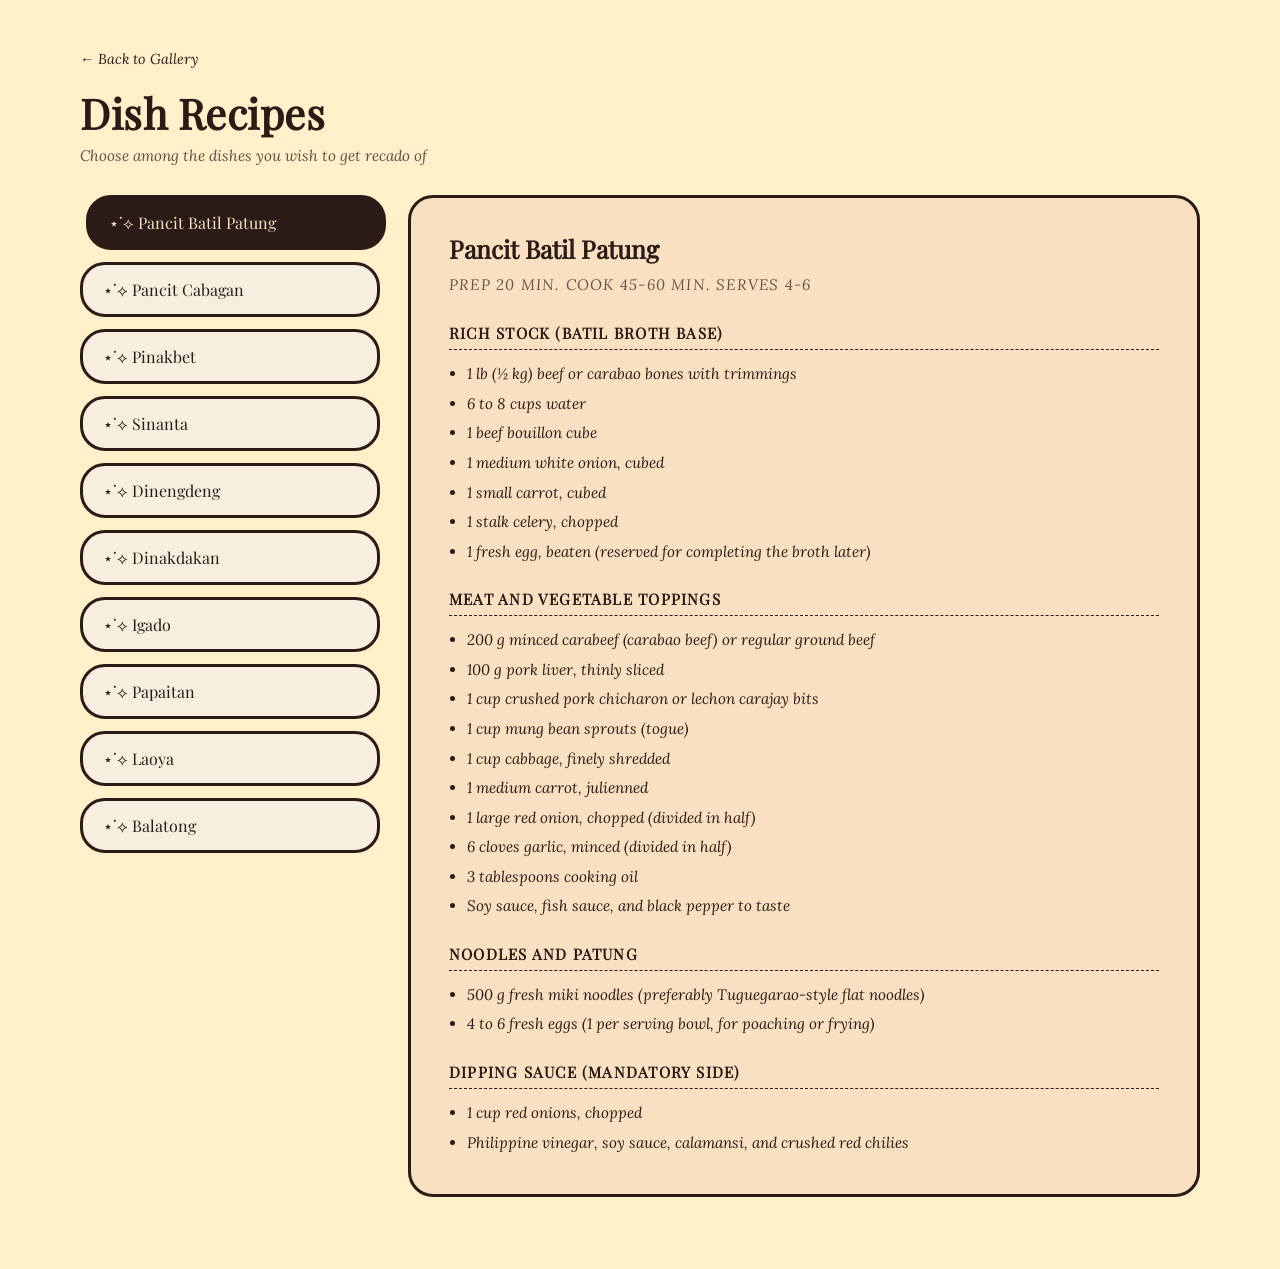
<file: recipe.html>
<!DOCTYPE html>
<html lang="en">
<head>
    <meta charset="UTF-8">
    <meta name="viewport" content="width=device-width, initial-scale=1">
    <title>Dish Recipes</title>
    <link rel="icon" type="image/jpg" href="images/logo.jpg">
    <link rel="stylesheet" href="rdesign.css">
</head>
<body>

<div class="page">

    <header class="page-head">
        <a class="back-link" href="gallery.html">← Back to Gallery</a>
        <h1 class="page-title">Dish Recipes</h1>
        <p class="page-sub">Choose among the dishes you wish to get recado of</p>
    </header>

    <main class="layout">

        <nav class="menu" aria-label="Dish menu">

            <div class="cell">
                <input class="trigr" type="radio" name="dish" id="d1" checked>
                <label class="dish" for="d1">⋆˙⟡ Pancit Batil Patung</label>
            </div>

            <div class="cell">
                <input class="trigr" type="radio" name="dish" id="d2">
                <label class="dish" for="d2">⋆˙⟡ Pancit Cabagan</label>
            </div>

            <div class="cell">
                <input class="trigr" type="radio" name="dish" id="d3">
                <label class="dish" for="d3">⋆˙⟡ Pinakbet</label>
            </div>

            <div class="cell">
                <input class="trigr" type="radio" name="dish" id="d4">
                <label class="dish" for="d4">⋆˙⟡ Sinanta</label>
            </div>

            <div class="cell">
                <input class="trigr" type="radio" name="dish" id="d5">
                <label class="dish" for="d5">⋆˙⟡ Dinengdeng</label>
            </div>

            <div class="cell">
                <input class="trigr" type="radio" name="dish" id="d6">
                <label class="dish" for="d6">⋆˙⟡ Dinakdakan</label>
            </div>

            <div class="cell">
                <input class="trigr" type="radio" name="dish" id="d7">
                <label class="dish" for="d7">⋆˙⟡ Igado</label>
            </div>

            <div class="cell">
                <input class="trigr" type="radio" name="dish" id="d8">
                <label class="dish" for="d8">⋆˙⟡ Papaitan</label>
            </div>

            <div class="cell">
                <input class="trigr" type="radio" name="dish" id="d9">
                <label class="dish" for="d9">⋆˙⟡ Laoya</label>
            </div>

            <div class="cell">
                <input class="trigr" type="radio" name="dish" id="d10">
                <label class="dish" for="d10">⋆˙⟡ Balatong</label>
            </div>

        </nav>

        <section class="detail">

            <!-- 1 -->
            <article class="recp" id="p1">
                <h2 class="recp-title">Pancit Batil Patung</h2>
                <p class="recp-meta">Prep 20 min. Cook 45-60 min. Serves 4-6</p>

                <h3 class="recp-head">Rich stock (batil broth base)</h3>
                <ul>
                    <li>1 lb (½ kg) beef or carabao bones with trimmings</li>
                    <li>6 to 8 cups water</li>
                    <li>1 beef bouillon cube</li>
                    <li>1 medium white onion, cubed</li>
                    <li>1 small carrot, cubed</li>
                    <li>1 stalk celery, chopped</li>
                    <li>1 fresh egg, beaten (reserved for completing the broth later)</li>
                </ul>

                <h3 class="recp-head">Meat and vegetable toppings</h3>
                <ul>
                    <li>200 g minced carabeef (carabao beef) or regular ground beef</li>
                    <li>100 g pork liver, thinly sliced</li>
                    <li>1 cup crushed pork chicharon or lechon carajay bits</li>
                    <li>1 cup mung bean sprouts (togue)</li>
                    <li>1 cup cabbage, finely shredded</li>
                    <li>1 medium carrot, julienned</li>
                    <li>1 large red onion, chopped (divided in half)</li>
                    <li>6 cloves garlic, minced (divided in half)</li>
                    <li>3 tablespoons cooking oil</li>
                    <li>Soy sauce, fish sauce, and black pepper to taste</li>
                </ul>

                <h3 class="recp-head">Noodles and patung</h3>
                <ul>
                    <li>500 g fresh miki noodles (preferably Tuguegarao-style flat noodles)</li>
                    <li>4 to 6 fresh eggs (1 per serving bowl, for poaching or frying)</li>
                </ul>

                <h3 class="recp-head">Dipping sauce (mandatory side)</h3>
                <ul>
                    <li>1 cup red onions, chopped</li>
                    <li>Philippine vinegar, soy sauce, calamansi, and crushed red chilies</li>
                </ul>
            </article>

            <!-- 2 -->
            <article class="recp" id="p2">
                <h2 class="recp-title">Pancit Cabagan</h2>
                <p class="recp-meta">Prep 15 min. Cook 25-35 min. Serves 4-5</p>

                <h3 class="recp-head">Ingredients</h3>
                <ul>
                    <li>500 g fresh miki noodles (thick egg noodles)</li>
                    <li>250 g pork, sliced into small pieces</li>
                    <li>150 g chicken, sliced (optional)</li>
                    <li>1 cup cabbage, chopped</li>
                    <li>1 small carrot, sliced into strips</li>
                    <li>1 medium onion, chopped</li>
                    <li>4 cloves garlic, minced</li>
                    <li>2 tablespoons soy sauce</li>
                    <li>1 tablespoon oyster sauce (optional)</li>
                    <li>4-5 cups chicken broth or water</li>
                    <li>2 tablespoons cooking oil</li>
                    <li>Salt and pepper to taste</li>
                    <li>4-6 pieces calamansi</li>
                    <li>4-6 quail eggs, boiled</li>
                    <li>Crispy pork lechon carajay or chicharon for topping (optional)</li>
                    <li>Spring onions for garnish (optional)</li>
                </ul>
            </article>

            <!-- 3 -->
            <article class="recp" id="p3">
                <h2 class="recp-title">Pinakbet</h2>
                <p class="recp-meta">Prep 15 min. Cook 25-30 min. Serves 4-5</p>

                <h3 class="recp-head">Ingredients</h3>
                <ul>
                    <li>1 small bitter melon (ampalaya), sliced</li>
                    <li>1 small eggplant, sliced</li>
                    <li>1 cup squash, cut into cubes</li>
                    <li>1 cup okra</li>
                    <li>1 cup string beans (sitaw), cut into pieces</li>
                    <li>2 medium tomatoes, chopped</li>
                    <li>1 medium onion, sliced</li>
                    <li>3 cloves garlic, minced</li>
                    <li>200 g pork, sliced (optional)</li>
                    <li>1-2 tablespoons bagoong</li>
                    <li>1-2 cups water</li>
                    <li>1 tablespoon cooking oil (optional)</li>
                </ul>
            </article>

            <!-- 4 -->
            <article class="recp" id="p4">
                <h2 class="recp-title">Sinanta</h2>
                <p class="recp-meta">Prep 20 min. Cook 45-60 min. Serves 4-5</p>

                <h3 class="recp-head">Ingredients</h3>
                <ul>
                    <li>200 g flat egg noodles (miki or laddit)</li>
                    <li>100-200 g rice vermicelli (bihon or sotanghon)</li>
                    <li>250 g chicken, cut into pieces</li>
                    <li>250 g pork, cut into small pieces</li>
                    <li>500 g small freshwater clams, cleaned</li>
                    <li>2 tablespoons dried shrimp (hibi)</li>
                    <li>1 onion, chopped</li>
                    <li>4 cloves garlic, minced</li>
                    <li>1 tablespoon annatto powder (atsuete)</li>
                    <li>6-8 cups water or meat broth</li>
                    <li>Fish sauce and pepper, to taste</li>
                    <li>Chives or spring onions for garnish</li>
                    <li>Fried garlic for topping (optional)</li>
                </ul>

                <p class="recp-note">Note: traditional family recipes vary. Some use specific small freshwater clams called <em>ala</em> and flat noodles called <em>laddit</em>.</p>
            </article>

            <!-- 5 -->
            <article class="recp" id="p5">
                <h2 class="recp-title">Dinengdeng</h2>
                <p class="recp-meta">Prep 10 min. Cook 20-30 min. Serves 4-5</p>

                <h3 class="recp-head">Ingredients</h3>
                <ul>
                    <li>2 cups malunggay leaves</li>
                    <li>1 cup squash flowers</li>
                    <li>1 cup okra</li>
                    <li>1 medium eggplant, sliced</li>
                    <li>1 cup string beans, cut into pieces</li>
                    <li>1 medium tomato, sliced</li>
                    <li>1 small onion, sliced</li>
                    <li>1-2 tablespoons bagoong isda (fermented fish paste)</li>
                    <li>4-5 cups water</li>
                    <li>1-2 pieces grilled or fried fish (optional)</li>
                </ul>
                <p class="recp-note">Note: The vegetables can vary depending on availability and family tradition.</p>
            </article>

            <article class="recp" id="p6">
                <h2 class="recp-title">Dinakdakan</h2>
                <p class="recp-meta">Prep 20 min. Cook 45-60 min. Serves 4-5</p>

                <h3 class="recp-head">Ingredients</h3>
                <ul>
                    <li>500 g pork face or pork mask</li>
                    <li>250 g pork ears</li>
                    <li>100-150 g pork liver (optional)</li>
                    <li>1 medium onion, finely chopped</li>
                    <li>3 cloves garlic, minced</li>
                    <li>2-3 pieces calamansi, juiced</li>
                    <li>2-3 pieces red or green chili peppers, chopped</li>
                    <li>2 tablespoons mayonnaise (optional, modern version)</li>
                    <li>Salt and ground black pepper, to taste</li>
                    <li>Water for boiling</li>
                    <li>1 tablespoon vinegar (optional)</li>
                </ul>
            </article>

            <article class="recp" id="p7">
                <h2 class="recp-title">Igado</h2>
                <p class="recp-meta">Prep 15 min. Cook 40-50 min. Serves 4-5</p>

                <h3 class="recp-head">Ingredients</h3>
                <ul>
                    <li>500 g pork tenderloin, cut into thin strips</li>
                    <li>250 g pork liver, cut into strips</li>
                    <li>4 cloves garlic, minced</li>
                    <li>1 medium onion, sliced</li>
                    <li>¼ cup soy sauce</li>
                    <li>¼ cup vinegar</li>
                    <li>1 cup water</li>
                    <li>1 medium carrot, cut into strips</li>
                    <li>1 green bell pepper, sliced</li>
                    <li>1 red bell pepper, sliced</li>
                    <li>½ cup green peas</li>
                    <li>2 tablespoons cooking oil</li>
                    <li>2 pieces bay leaves (optional)</li>
                    <li>Ground black pepper, to taste</li>
                </ul>
            </article>

            <article class="recp" id="p8">
                <h2 class="recp-title">Papaitan</h2>
                <p class="recp-meta">Prep 20 min. Cook 1-2 hours. Serves 4-6</p>

                <h3 class="recp-head">Ingredients</h3>
                <ul>
                    <li>500 g beef or goat innards, cleaned and chopped</li>
                    <li>250 g beef meat, optional</li>
                    <li>1 small onion, chopped</li>
                    <li>4 cloves garlic, minced</li>
                    <li>1 thumb-sized piece of ginger, sliced</li>
                    <li>2 tablespoons fish sauce</li>
                    <li>1-2 tablespoons bile, added gradually to taste</li>
                    <li>4-5 cups water or broth</li>
                    <li>2-3 pieces green chili, optional</li>
                    <li>Salt and ground black pepper to taste</li>
                    <li>Cooking oil</li>
                    <li>Chopped spring onions, optional</li>
                </ul>
            </article>

            <article class="recp" id="p9">
                <h2 class="recp-title">Laoya</h2>
                <p class="recp-meta">Prep 15 min. Cook 1-2 hours. Serves 4-6</p>

                <h3 class="recp-head">Ingredients</h3>
                <ul>
                    <li>1 kg pork or beef, cut into serving pieces</li>
                    <li>8 cups water</li>
                    <li>1 medium onion, quartered</li>
                    <li>1 thumb-sized piece of ginger, sliced</li>
                    <li>4 cloves garlic, crushed</li>
                    <li>1-2 tablespoons fish sauce</li>
                    <li>Salt and ground black pepper to taste</li>
                    <li>2 potatoes or other preferred vegetables, optional</li>
                    <li>Spring onions, optional</li>
                </ul>
            </article>

            <article class="recp" id="p10">
                <h2 class="recp-title">Balatong</h2>
                <p class="recp-meta">Prep 10 min. Cook 45-60 min. Serves 4-5</p>

                <h3 class="recp-head">Ingredients</h3>
                <ul>
                    <li>1 cup mung beans (monggo)</li>
                    <li>5-6 cups water</li>
                    <li>150-200 g pork, chopped (optional)</li>
                    <li>1 medium onion, chopped</li>
                    <li>3 cloves garlic, minced</li>
                    <li>2 medium tomatoes, chopped</li>
                    <li>1 cup malunggay leaves or spinach</li>
                    <li>1-2 tablespoons fish sauce</li>
                    <li>1 tablespoon cooking oil</li>
                    <li>Salt and ground black pepper to taste</li>
                </ul>
            </article>
        </section>

    </main>
</div>

</body>
</html>
</file>
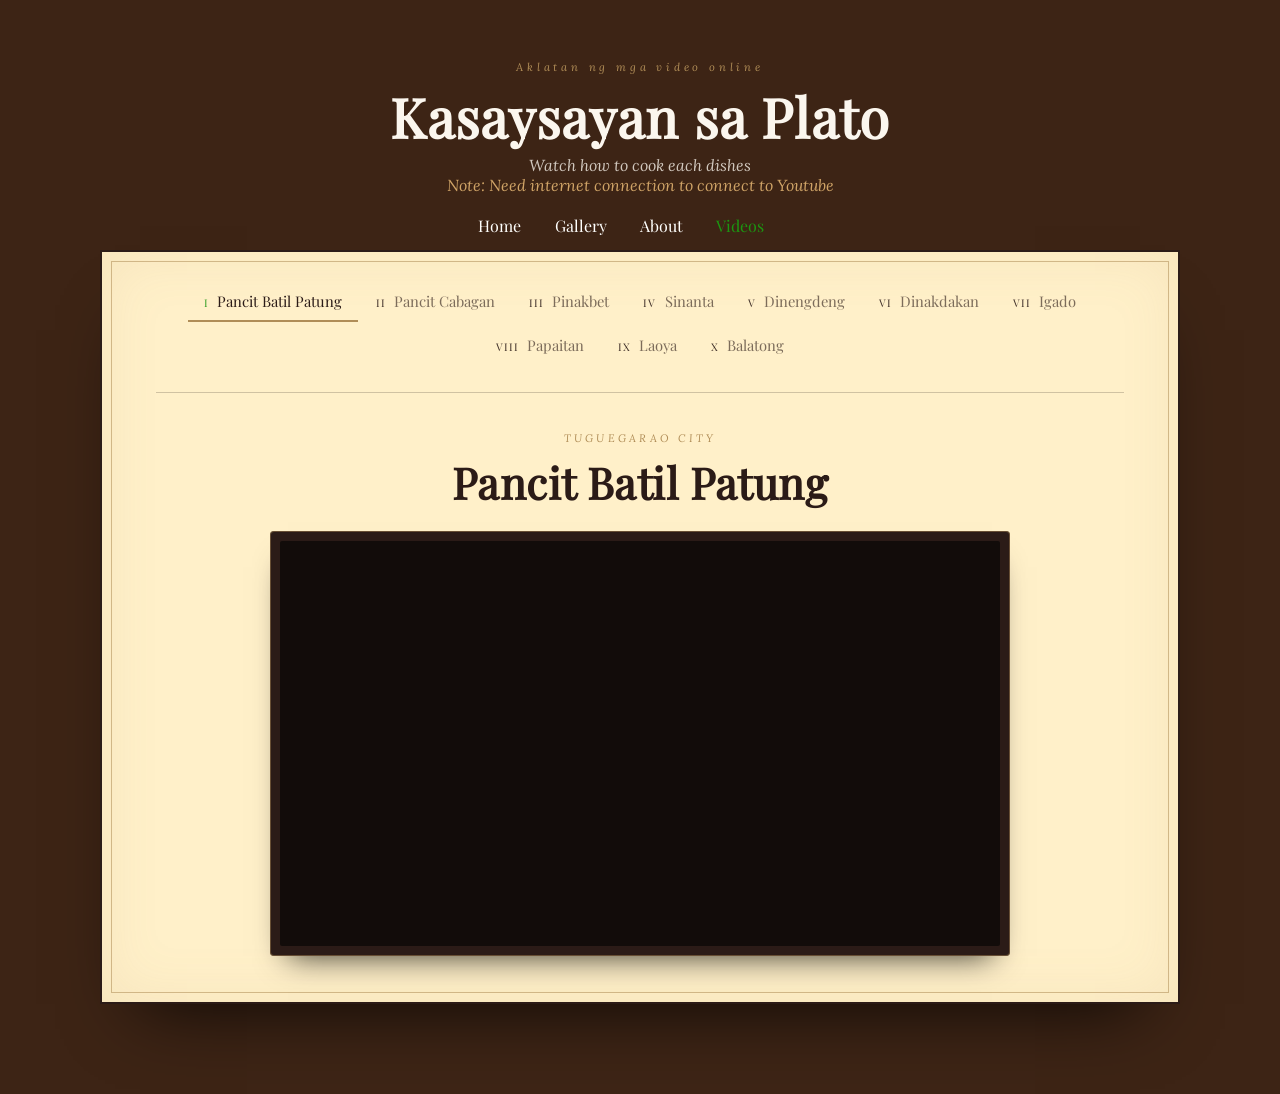
<file: video.html>
<!DOCTYPE html>
<html lang="en">
<head>
    <meta charset="UTF-8">
    <meta name="viewport" content="width=device-width, initial-scale=1">
    <title>Dish Films</title>
    <link rel="icon" type="image/jpg" href="images/logo.jpg">
    <link rel="stylesheet" href="vdesign.css">
</head>
<body>

<div class="page">

    <header class="hed">
        <p class="taas">Aklatan ng mga video online</p>
        <h1 class="title">Kasaysayan sa Plato</h1>
        <p class="sub">Watch how to cook each dishes<br><span class = "line2">Note: Need internet connection to connect to Youtube</span></p>
    </header>
    <div class="nav">
        <nav>
            <a href="homepage.html">Home</a>
            <a href="gallery.html">Gallery</a>
            <a href="about.html">About</a>
            <a href="video.html" class = "active">Videos</a>
        </nav>
        </div>

    <main class="card">

        <nav class="index">

            <div class="tab">
                <input class="trigr" type="radio" name="dish" id="d1" checked>
                <label class="name" for="d1"><span class="num">I</span>Pancit Batil Patung</label>
            </div>

            <div class="tab">
                <input class="trigr" type="radio" name="dish" id="d2">
                <label class="name" for="d2"><span class="num">II</span>Pancit Cabagan</label>
            </div>

            <div class="tab">
                <input class="trigr" type="radio" name="dish" id="d3">
                <label class="name" for="d3"><span class="num">III</span>Pinakbet</label>
            </div>

            <div class="tab">
                <input class="trigr" type="radio" name="dish" id="d4">
                <label class="name" for="d4"><span class="num">IV</span>Sinanta</label>
            </div>

            <div class="tab">
                <input class="trigr" type="radio" name="dish" id="d5">
                <label class="name" for="d5"><span class="num">V</span>Dinengdeng</label>
            </div>

            <div class="tab">
                <input class="trigr" type="radio" name="dish" id="d6">
                <label class="name" for="d6"><span class="num">VI</span>Dinakdakan</label>
            </div>

            <div class="tab">
                <input class="trigr" type="radio" name="dish" id="d7">
                <label class="name" for="d7"><span class="num">VII</span>Igado</label>
            </div>

            <div class="tab">
                <input class="trigr" type="radio" name="dish" id="d8">
                <label class="name" for="d8"><span class="num">VIII</span>Papaitan</label>
            </div>

            <div class="tab">
                <input class="trigr" type="radio" name="dish" id="d9">
                <label class="name" for="d9"><span class="num">IX</span>Laoya</label>
            </div>

            <div class="tab">
                <input class="trigr" type="radio" name="dish" id="d10">
                <label class="name" for="d10"><span class="num">X</span>Balatong</label>
            </div>

        </nav>

        <div class="spread">

            <article class="dish-panel" id="p1">
                <div class="dish-head">
                    <p class="loc">Tuguegarao City</p>
                    <h2 class="dish-title">Pancit Batil Patung</h2>
                    <div class="frame">
                        <div class="canvas">
                            <iframe width="560" height="315" src="https://www.youtube.com/embed/Csjlh1_Jvrs?si=ZbAgr6CRTO088VhK&amp;start=2" title="Pancit Batil Patung" frameborder="0" allow="accelerometer; autoplay; clipboard-write; encrypted-media; gyroscope; picture-in-picture; web-share" referrerpolicy="strict-origin-when-cross-origin" allowfullscreen></iframe>
                        </div>
                    </div>
                </div>
            </article>

            <article class="dish-panel" id="p2">
                <div class="dish-head">
                    <p class="loc">Cabagan, Isabela</p>
                    <h2 class="dish-title">Pancit Cabagan</h2>
                    <div class="frame">
                        <div class="canvas">
                            <iframe width="560" height="315" src="https://www.youtube.com/embed/2owETLQ6yJM?si=FkJwg9eW9yd2a-__&amp;start=1" title="Pancit Cabagan" frameborder="0" allow="accelerometer; autoplay; clipboard-write; encrypted-media; gyroscope; picture-in-picture; web-share" referrerpolicy="strict-origin-when-cross-origin" allowfullscreen></iframe>
                        </div>
                    </div>
                </div>
            </article>

            <article class="dish-panel" id="p3">
                <div class="dish-head">
                    <p class="loc">Ilocos</p>
                    <h2 class="dish-title">Pinakbet</h2>
                    <div class="frame">
                        <div class="canvas">
                            <iframe width="560" height="315" src="https://www.youtube.com/embed/J2NoBSnM1-0?si=i7SmHtVAqn5wkSCg" title="Pinakbet" frameborder="0" allow="accelerometer; autoplay; clipboard-write; encrypted-media; gyroscope; picture-in-picture; web-share" referrerpolicy="strict-origin-when-cross-origin" allowfullscreen></iframe>
                        </div>
                    </div>
                </div>
            </article>

            <article class="dish-panel" id="p4">
                <div class="dish-head">
                    <p class="loc">Cagayan</p>
                    <h2 class="dish-title">Sinanta</h2>
                    <div class="frame">
                        <div class="canvas">
                            <iframe width="560" height="315" src="https://www.youtube.com/embed/3R3VjW0DrYo?si=hMhXI4q_IQaRtkNn" title="Sinanta" frameborder="0" allow="accelerometer; autoplay; clipboard-write; encrypted-media; gyroscope; picture-in-picture; web-share" referrerpolicy="strict-origin-when-cross-origin" allowfullscreen></iframe>
                        </div>
                    </div>
                </div>
            </article>

            <article class="dish-panel" id="p5">
                <div class="dish-head">
                    <p class="loc">Ilocos</p>
                    <h2 class="dish-title">Dinengdeng</h2>
                    <div class="frame">
                        <div class="canvas">
                            <iframe width="560" height="315" src="https://www.youtube.com/embed/TWUz0BkIC2c?si=vr_HbS5kCNSRSGOT" title="Dinengdeng" frameborder="0" allow="accelerometer; autoplay; clipboard-write; encrypted-media; gyroscope; picture-in-picture; web-share" referrerpolicy="strict-origin-when-cross-origin" allowfullscreen></iframe>
                        </div>
                    </div>
                </div>
            </article>

            <article class="dish-panel" id="p6">
                <div class="dish-head">
                    <p class="loc">Ilocos</p>
                    <h2 class="dish-title">Dinakdakan</h2>
                    <div class="frame">
                        <div class="canvas">
                            <iframe width="560" height="315" src="https://www.youtube.com/embed/VmRT9Rycj-o?si=L4p0zZHhbT9hH6mJ" title="Dinakdakan" frameborder="0" allow="accelerometer; autoplay; clipboard-write; encrypted-media; gyroscope; picture-in-picture; web-share" referrerpolicy="strict-origin-when-cross-origin" allowfullscreen></iframe>
                        </div>
                    </div>
                </div>
            </article>

            <article class="dish-panel" id="p7">
                <div class="dish-head">
                    <p class="loc">Ilocos</p>
                    <h2 class="dish-title">Igado</h2>
                    <div class="frame">
                        <div class="canvas">
                            <iframe width="560" height="315" src="https://www.youtube.com/embed/JeKOUBsQFvQ?si=wXGVBOMI82q48iHv" title="Igado" frameborder="0" allow="accelerometer; autoplay; clipboard-write; encrypted-media; gyroscope; picture-in-picture; web-share" referrerpolicy="strict-origin-when-cross-origin" allowfullscreen></iframe>
                        </div>
                    </div>
                </div>
            </article>

            <article class="dish-panel" id="p8">
                <div class="dish-head">
                    <p class="loc">Ilocos</p>
                    <h2 class="dish-title">Papaitan</h2>
                    <div class="frame">
                        <div class="canvas">
                            <iframe width="560" height="315" src="https://www.youtube.com/embed/QUxuRtizMA8?si=-fao4F1RZKCoeOsU" title="Papaitan" frameborder="0" allow="accelerometer; autoplay; clipboard-write; encrypted-media; gyroscope; picture-in-picture; web-share" referrerpolicy="strict-origin-when-cross-origin" allowfullscreen></iframe>
                        </div>
                    </div>
                </div>
            </article>

            <article class="dish-panel" id="p9">
                <div class="dish-head">
                    <p class="loc">Ilocos</p>
                    <h2 class="dish-title">Laoya</h2>
                    <div class="frame">
                        <div class="canvas">
                            <iframe width="560" height="315" src="https://www.youtube.com/embed/Ovs1Nm4Guks?si=arVr0VFz6VUKMFOl" title="Laoya" frameborder="0" allow="accelerometer; autoplay; clipboard-write; encrypted-media; gyroscope; picture-in-picture; web-share" referrerpolicy="strict-origin-when-cross-origin" allowfullscreen></iframe>
                        </div>
                    </div>
                </div>
            </article>

            <article class="dish-panel" id="p10">
                <div class="dish-head">
                    <p class="loc">Ilocos</p>
                    <h2 class="dish-title">Balatong</h2>
                    <div class="frame">
                        <div class="canvas">
                            <iframe width="560" height="315" src="https://www.youtube.com/embed/KQwQub5-e6A?si=_cqgjcBIuSVYtuVP" title="Balatong" frameborder="0" allow="accelerometer; autoplay; clipboard-write; encrypted-media; gyroscope; picture-in-picture; web-share" referrerpolicy="strict-origin-when-cross-origin" allowfullscreen></iframe>
                        </div>
                    </div>
                </div>
            </article>

        </div>
    </main>
</div>

</body>
</html>
</file>
<file: hdesign.css>
/* 1. GLOBAL FIX: Apply box-sizing globally so widths calculate perfectly inside files */
*, *::before, *::after {
  box-sizing: border-box;
}

html, body {
  margin: 0; 
  padding: 0;
  width: 100%;
  height: 100%; /* REQUIRED: Forces the main container to span the full vertical screen space */
  display: flex; /* REQUIRED: Stacks elements neatly without forcing double scrollbars */
  flex-direction: column;
  background-color: #3D2415; 
}

@font-face {
  font-family: 'Playfair Display';
  src: url('fonts/Playfair_Display/PlayfairDisplay-VariableFont_wght.ttf') format('truetype');
}
@font-face {
  font-family: 'Lora';
  src: url('fonts/Lora/Lora-Italic-VariableFont_wght.ttf') format('truetype');
}

img {
  max-width: 100%; 
  height: auto; 
}

.nav-audio-player {
  display: flex;
  align-items: center; 
  background-color: #29180e;
  padding: 0 10px;
  font-family: 'Lora';
  height: 24px;
  width: 100%;
  gap: 14px;
  flex-shrink: 0; 
}

.player-title {
  font-size: 11px;
  color: #b08d57;
  max-width: 35%;
  white-space: nowrap;
  overflow: hidden;
  text-overflow: ellipsis;
}

.native-player {
  flex-grow: 0.9;
  height: 24px;
  outline: none;
  background-color: #b08d57; 
  mix-blend-mode: soft-light; 
  border-radius: 12px;
}

.content-frame {
  flex-grow: 1; 
  width: 100%;
  border: none; 
  background-color: #3D2415; 
}

.page-content {
  padding: 20px;
  color: #b08d57;
}

.title {
  min-height: calc(100vh - 24px); 
  padding: 50px;
  display: grid;
  grid-template-columns: 1fr 1fr;
  align-items: center;
  gap: 30px;
  background-color: #3D2415;
  color: #fffffd;
  font-family: 'Playfair Display';
  width: 100%;
}

.title img {
  max-width: 600px;
  width: 100%;
  justify-self: center; 
}

.text {
  display: flex;
  flex-direction: column;
  align-items: flex-end;
  text-align: right; 
}

.fix  {
  margin: 0 4px 5px;
  font-size: 51px; 
  position: relative;
  right: 19px;
}

.fixx {
  margin: 0 0 40px;
  font-weight: 100;
  font-size: 21px;
  color: #b08d57; 
}

.btn {
  display: inline-block;
  padding: 10px 40px;
  font-family: 'Lora';
  background-color: #f9d9a5;
  color: #3D2415;
  text-decoration: none;
}
.btn:hover {
  color: #0b4e05; 
}

/*mobile dim*/
@media (max-width: 900px) {
  .nav-audio-player {
    display: flex;
    background-color: #29180e;
    padding: 0 7px;
    font-family: 'Lora';
    height: 29px;
    width: 100%;
    gap: 14px;
  }
  .title { 
    grid-template-columns: 1fr;
    padding: 20px 24px;
    text-align: center;
    justify-items: center; 
    gap: 40px;
    min-height: calc(100vh - 29px);
  }
  .title img {
    max-width: 280px; 
  }
  .text {
    align-items: center;
    text-align: center; 
  }
  .fix {
    position: static;
    font-size: 32px;
    margin: 0 0 10px 0;
  }
  .fixx {
    position: static;
    font-size: 16px;
    margin: 0 0 30px 0;
  }
  .btn {
    padding: 10px 35px;
    font-size: 14px;
  }
}

@media (max-width: 480px) {
  .title {
    padding: 190px 16px;
    gap: 2px;
  }
  .title img {
    max-width: 400px; 
  }
  .fix {
    font-size: 26px; 
    margin-bottom: 6px;
  }
  .fixx {
    font-size: 14px; 
    margin-bottom: 24px;
  }
  .btn {
    padding: 8px 28px;
    font-size: 13px;
    width: 100%;
  }
}
</file>
<file: adesign.css>
html, body {
    margin: 0;
    padding: 0;
}

body.present {
    background-color: #fff0c9;
    color: #3D2415;
    font-size: 17px;
    line-height: 1.55;
    font-family: 'Playfair Display';
}


@font-face {
    font-family: 'Playfair Display';
    src: url('fonts/Playfair_Display/PlayfairDisplay-VariableFont_wght.ttf') format('truetype');
    font-weight: normal;
    font-style: normal;
}

@font-face {
    font-family: 'Lora';
    src: url('fonts/Lora/Lora-Italic-VariableFont_wght.ttf') format('truetype');
    font-weight: normal;
    font-style: normal;
}


.box {
    position: absolute;               
    display: flex;
    justify-content: space-between;
    align-items: center;
    width: 100%;    
    min-height: 150px;                       
    background-color:#3D2415; 
    color: #fffffd;                         
    padding: 50px 0px 40px 0;           
    box-sizing: border-box;                   
    border: 1px solid rgba(193, 160, 107, 0.3); 
    overflow: hidden; 
    z-index: 2;   
}

.nav{
    position: relative;
    top: 35.7px;
    left: 65.9%;
    font-size: medium;
    font-family: 'Playfair Display';
    max-width: fit-content; 
}

.nav a{
    color: #fffffd; 
    text-decoration: none;
    margin-right: 30px;
}

.nav a.active {
    color: #1c9611;
}

.nav a:hover{
    text-decoration: none;
    margin-right: 30px;
    color: #1c9611;
    text-shadow: 0 0 10px rgba(35, 99, 6, 0.8);
}

.f1p {
    max-width: 1180px;
    margin: 0 auto;           
    padding: 110px 45px 20px;
}

.taas {
    position: absolute;
    top: 10px;
    right: 50px;
    font-family: 'Playfair Display';
    font-size: 13px;
    letter-spacing: 4px;
    color: #b08d57;
    margin-bottom: 24px;
    z-index: 3;
}

.medyo{
    position: relative;
    top: 70px;
    font-family: 'Playfair Display';
    font-size: 13px;
    letter-spacing: 5px;
    text-transform: uppercase;
    color: #1c9611;
    z-index: 3;

}

.f1p h1 {
    position: relative;
    top: 20px;
    font-family: 'Playfair Display';
    font-size: 76px;
    letter-spacing: -1px;
}
.f1p h1 .line2 {
    position: relative;
    top: -58px;
    padding-left: 204px;
}

.f1p h1 em {
    color: #0b4e05;
}

.f1p .desc {
    font-family: 'Lora';
    position: relative;
    top:-50px;
    font-size: 19px;
    letter-spacing: 2px;
    color: #6b4a30;
    text-align: right;
}


.about-body {
    display: grid;
    grid-template-columns: 200px 1fr;   
    gap: 80px;
    max-width: 1180px;
    margin: 0 auto;
    padding: 60px 64px 130px;
    border-top: 1px solid #b08d57;
}

.gilid {
    position: static;         
    top: 110px;
    align-self: start;         
}

.label {
    font-family: 'Lora';
    font-size: 12px;
    font-weight: bold;
    letter-spacing: 3px;
    text-transform: uppercase;
    color: #b08d57;
    margin-bottom: 16px;
}

.gilid ul {
    list-style: none;
    margin: 0;
    padding: 0;
}

.gilid li {
    border-top: 1px solid #b08d57;
}

.gilid li:last-child {
    border-bottom: 1px solid #b08d57;
}

.gilid a {
    display: block;
    text-decoration: none;
    padding: 12px 0;
    font-size: 15px;
    color: #6b4a30;
}

.gilid a span {
    font-family: 'Playfair Display', serif;
    font-size: 12px;
    color: #0b4e05;
    margin-right: 8px;
}

.gilid a:hover {
    color: #0b4e05;
}

.content {
    display: flex;
    flex-direction: column;
    gap: 100px;
}

.num{
    font-size: 12px;
    color: #0b4e05;
}
.num1, .num2 {
    display: grid;
    grid-template-columns: 1fr 1fr;
    gap: 50px;
    align-items: center;
}

.num2 .frame {
    order: -1;
}

.last {
    display: block;
}

.num1 h2 {
    font-size: 34px;
    margin-bottom: 20px;
}

.num1 h2 .num {
    font-size: 12px;
    letter-spacing: 2px;
    color: #0b4e05;
    margin-right: 10px;
}

.frame {
    aspect-ratio: 4 / 3;      
    display: flex;
    align-items: center;
    justify-content: center;
    overflow: hidden;
}


.frame img {
    width: 100%;
    height: auto;
    object-fit: cover;        
}

.team-grid {
    display: grid;
    grid-template-columns: 1fr 1fr 1fr;
    gap: 40px;
}

.avatar1, .avatar2, .avatar3 {
    width: 200px;
    height: 200px;
    background-color: #6b4a30;
    border: 1px solid #c9ab7f;
    border-radius: 50%;         
    margin-bottom: 16px;
    overflow: hidden;
}

.avatar1 img, .avatar2 img, .avatar3 img{
    width: 100%;
    height: 100%;
    object-fit: cover;
    object-position: center 25%;
}

.member-name {
    font-family: 'Playfair Display';
    font-weight: 700;
    margin: 0 0 4px;
}

/*mobile dim*/
@media (max-width: 1150px) {
    .about-body {
        grid-template-columns: 160px 1fr;
        gap: 40px;
        padding: 50px 32px 100px;
    }
    .nav{
        position: relative;
        right: 30px;
    }
    .num1,.num2 {
        grid-template-columns: 1fr;
        gap: 28px;
    }

    .num2 .frame {
        order: initial;
    }

    .frame {
        max-width: 480px;
    }

    .f1p h1 {
        font-size: 60px;
    }

    .f1p h1 .line2 {
        padding-left: 120px;
        position: relative;
        top: -20px;
    }
    .f1p .desc {
        position: relative;
        top: 3px;
    }
}

@media (max-width: 900px) {
    .box {
        position: relative;
        min-height: 110px;
        padding: 20px 0;
        
    }

    .nav {
        position: static;
        display: flex;
        flex-wrap: wrap;
        justify-content: center;
        width: 100%;
        max-width: 100%;
        font-size: 0.85rem;
    }

    .nav a {
        margin-right: 12px;
        padding: 10px 0;
        min-height: 44px;
        display: inline-flex;
        align-items: center;
    }

    .nav a:hover {
        margin-right: 12px;
    }

    .taas {
        position: relative;
        text-align: right;
        top: -130px;
        right: -2px;
    }

    .f1p {
        padding: 30px 24px 10px;
    }

    .medyo {
        position: relative;
        top: -20px;
        margin: 10px 0 0;
    }

    .f1p h1 {
        position: relative;
        top: -10px;
        font-size: 44px;
        line-height: 1.15;
        margin: 8px 0 0;
    }

    .f1p h1 p,.f1p h1 .line2 {
        position: relative;
        top: 10px;
        padding-left: 60px;
        display: block;
    }

    .f1p .desc {
        position: static;
        top: auto;
        font-size: 15px;
        text-align: right;
        margin-top: 18px;
    }

    .about-body {
        grid-template-columns: 1fr;
        gap: 40px;
        padding: 40px 24px;
    }

    .gilid {
        width: 50%;
        position: static;
    }

    .gilid a {
        padding: 14px 0;
        min-height: 44px;
        display: flex;
        align-items: center;
    }
    .gilid a:hover {
        color: #0b4e05;
    }
    .num1,.num2 {
        grid-template-columns: 1fr;
        gap: 32px;
        text-align: left;
    }

    .num2 .frame {
        order: initial;
    }

    .num1 h2,.num2 h2 {
        font-size: 2rem;
        line-height: 1.2;
        margin-top: 0;
    }

    .frame {
        width: 100%;
        max-width: 400px;
        margin: 0 auto;
        aspect-ratio: 1 / 1;
    }

    .frame img {
        width: 100%;
        height: 100%;
        object-fit: cover;
    }

    .team-grid {
        grid-template-columns: 1fr;
        gap: 32px;
        justify-items: center;
    }

    .member {
        text-align: center;
    }

    .avatar1,.avatar2,.avatar3 {
        margin-left: auto;
        margin-right: auto;
    }
}

@media (max-width: 480px) {
    .box {
        min-height: 100px;
        padding: 43px 14px;
    }

    .nav {
        font-size: 0.78rem;
        gap: 4px 2px;
    }

    .nav a {
        margin-right: 8px;
        position: relative;
        top: 30px;
    }

    .nav a:hover {
        margin-right: 8px;
    }

    .taas {
        font-size: 11px;
        letter-spacing: 3px;
        position: relative;
        text-align: right;
        top: -120px;
        right: -2px;
    }

    .f1p {
        padding: 4px 18px 8px;
    }

    .medyo {
        font-size: 11px;
        letter-spacing: 3px;
        position: relative;
        top: -20px;
    }

    .f1p h1 {
        font-size: 34px;
        line-height: 1.2;
        position: relative;
        top: -20px;
    }

    .f1p .desc {
        font-size: 14px;
        letter-spacing: 0.5px;
        line-height: 1.6;
    }

    .about-body {
        padding: 32px 18px 90px;
        gap: 32px;
    }

    .content {
        gap: 48px;
    }
    
    .gilid a:hover {
        color: #0b4e05;
}
    .num1 h2,.num2 h2 {
        font-size: 1.6rem;
    }

    .num1 h2 .num,.num2 h2 .num {
        display: inline-block;
        margin-bottom: 4px;
    }

    .text p {
        font-size: 15px;
    }

    .avatar1,.avatar2,.avatar3 {
        width: 150px;
        height: 150px;
    }

    .member-name {
        font-size: 15px;
    }
}
</file>
<file: gdesign.css>
body, html {
    margin: 0;
    padding: 0;
    width: 100%;
    overflow-x: hidden; 
    background-color: #fff0c9;
}

@font-face {
  font-family: 'Playfair Display';
  src: url('fonts/Playfair_Display/PlayfairDisplay-VariableFont_wght.ttf') format('truetype');
  font-weight: normal;
  font-style: normal;
}

@font-face {
  font-family: 'Lora';
  src: url('fonts/Lora/Lora-Italic-VariableFont_wght.ttf') format('truetype');
  font-weight: normal;
  font-style: normal;
}

.nav{
    position: relative;
    top: 50px;
    left: 66%;
    font-family: 'Playfair Display';
    max-width: fit-content; 
}
.nav a{
    color: #fffffd; 
    text-decoration: none;
    margin-right: 30px;
}

.nav a.active {
    color: #1c9611;
}

.nav a:hover{
    text-decoration: none;
    margin-right: 30px;
    color: #1c9611;
    text-shadow: 0 0 10px rgba(35, 99, 6, 0.8);
}

.wrap { 
    display: flex; 
    flex-direction: column;      
    box-sizing: border-box; 
    justify-content: flex-start; 
}

.title {
    position: relative; 
    width: 100%;    
    min-height: 150px;                       
    background-color:#3D2415; 
    color: #fffffd;                         
    padding: 50px 0px 40px 0;           
    box-sizing: border-box;                   
    border: 1px solid rgba(193, 160, 107, 0.3); 
    overflow: hidden; 
}
.title .fix{
    position: absolute;
    text-align: right;
    font-family: 'Playfair Display';
    left: 6%;
    top: 12px;
}
.title .fixx{
    position: absolute;
    text-align: right;
    font-family: 'Playfair Display';
    font-weight: 100;
    font-size: medium;
    color: #b08d57;
    left: 6%;
    top: 49%;
}


.cardtable {
    display: flex;           
    flex-wrap: wrap;        
    gap: 18px;              
    justify-content: center; 
    width: 100%;
    margin-top: 70px; 
}
.card {
    position: relative;
    width: 600px;  
    max-width: 100%;
    height: 350px;
    padding: 30px;
    box-sizing: border-box;
    overflow: hidden;
    cursor: pointer; 
    transition: all 0.4s ease; 
}

.corner {
    position: absolute;
    width: 25px;
    height: 25px;
    border: 2px solid #fff0c9; 
    transition: all 0.4s ease;
    z-index: 2;
}

.top-left {
    top: 15px;
    left: 15px;
    border-right: none;
    border-bottom: none; 
}
.top-right {
    top: 15px;
    right: 15px;
    border-left: none; 
    border-bottom: none; 
}
.bottom-left {
    bottom: 9px; 
    left: 9px; 
    border-right: none; 
    border-top: none; 
}
.bottom-right { 
    bottom: 9px; 
    right: 9px; 
    border-left: none; 
    border-top: none; 
}

.dashed-line {
    position: absolute;
    top: 40%;
    left: 50%;
    width: 49%;
    border-top: 1px dashed #ebc856 ; 
    transition: all 0.4s ease;
}

.bottom-ui {
    position: absolute;
    bottom: 30px;
    right: 30px;
    display: flex;
    gap: 10px;
}

.btn, .btn-dark {
    height: 40px;
    border: 1px solid #2a1f1b;
    display: flex;
    align-items: center;
    justify-content: center;
}

.btn:hover, .btn:hover p {
    background-color: #3c3b3b ;
    color: rgb(255, 196, 0);
    text-decoration: none;
}
.btn-dark:hover, .btn-dark:hover p {
    background-color: #17120e ;
    color: rgb(255, 196, 0);
    text-decoration: none;
}

.bottom-ui p, a{
 color:#d49a7a;
 text-decoration: none;
}
.btn { 
    width: 120px; 
    background-color: rgba(179, 0, 0, 0.1); 
}
.btn-dark { 
    width: 120px; 
    background-color: rgba(179, 6, 6, 0.16); 
}

.card-body {
    display: flex;           
    flex-direction: row;     
    height: 90%;            
    gap: 20px;               
    padding-bottom: 60px;  
    box-sizing: border-box;
}

.card-left {
    flex: 0 0 40%;      
    display: flex;
    align-items: center;     
    justify-content: center; 
}

.card-left img {
    position: relative;
    top: 30px;
    left: -80px;                              
    max-width: 390px;         
    height: auto;
    margin: 0;                 
}

.card-right {
    flex: 1;                
    display: flex;
    flex-direction: column;
    justify-content: flex-start;
    padding-top: 60px;          
    white-space: nowrap;
}


.card-content h2 {
    color: #f48143;
    margin: 0 0 10px 0;
    transition: all 0.4s ease;
    font-family: 'Playfair Display';
    text-align: left;      
    position: relative;
    right: 110px;  
}

.card-content p {
    color: #f68244e3;
    transition: all 0.4s ease;
    margin: 0;         
    font-family: 'Lora';      
    text-align: left;        
    position: relative;
    top: 25px;
    right: 120px;
}

.card:hover .corner {
    border-color: #0f0601 ;
    filter: drop-shadow(0 0 6px #d49a7a ); 
}

.card:hover .dashed-line {
    border-top-color: #0a230f ;
}

.card:hover .card-content h2 {
    color: #2d2305 ;
    text-shadow: 0 0 10px rgba(227, 196, 129, 0.8);
}
.card:hover .card-content p {
    color: rgb(7, 116, 39);
} 

/*mobile dim*/
@media (max-width: 900px) {
    .title {
        min-height: 120px;
        padding: 24px 20px;
    }
    .title .fix {
        position: static;
        text-align: center;
        left: auto;
        top: auto;
        font-size: 1.4rem;
        margin: 0 0 4px;
    }
    .title .fixx {
        position: static;
        text-align: center;
        left: auto;
        top: auto;
        margin: 0;
    }
    .nav {
        position: static;
        display: flex;
        flex-wrap: wrap;
        justify-content: center;
        gap: 8px 4px;
        width: 100%;
        max-width: 100%;
        margin-top: 16px;
        font-size: 0.85rem;
    }
    .nav a {
        margin-right: 12px;
        padding: 10px 0;
        min-height: 44px;
        display: inline-flex;
        align-items: center;
    }
    .nav a:hover {
        margin-right: 12px;
    }
    .cardtable {
        margin-top: 32px;
        padding: 0 16px;
        gap: 16px;
    }
    .card {
        width: 100%;
        height: auto;
        min-height: 420px;
        padding: 24px 20px;
    }

    .top-left {
        top: -5px;
        left: -5px; 
    }
    .top-right {
        top: -3px;
        right: -3px; 
    }
    .bottom-left {
        bottom: -6px;
        left: -6px; 
    }
    .bottom-right {
        bottom: -6px;
        right: -6px; 
    }
    .dashed-line {
        left: 90px;
        width: 50%;
    }
    .card-body {
        flex-direction: column;
        height: auto;
        padding-bottom: 90px;
        gap: 10px;
    }
    .card-left {
        flex: none;
    }
    .card-left img {
        position: relative;
        top: auto;
        left: -5px;
        max-width: 500px;
        margin: 0 auto;
        display: block;
    }
    .card-right {
        padding-top: 10px;
        white-space: normal;
        text-align: center;
    }
    .card-content h2 {
        position: static;
        right: auto;
        text-align: center;
        font-size: 1.25rem;
    }
    .card-content p {
        position: static;
        top: auto;
        right: auto;
        text-align: center;
        font-size: 0.9rem;
    }
    .bottom-ui {
        position: absolute;
        bottom: 20px;
        right: 20px;
        left: 20px;
        justify-content: center;
        gap: 8px;
    }
    .btn,.btn-dark {
        width: 110px;
        height: 40px;
    }
}

@media (max-width: 480px) {
    .title {
        min-height: 100px;
        padding: 7px 14px;
    }
    .title .fix {
        font-size: 1.15rem;
    }
    .title .fixx {
        font-size: 0.8rem;
    }
    .nav {
        font-size: 0.78rem;
        gap: 4px 2px;
        margin-top: 12px;
    }
    .nav a {
        margin-right: 8px;
    }
    .nav a:hover {
        margin-right: 8px;
    }
    .cardtable {
        margin-top: 20px;
        padding: 0 12px;
        gap: 12px;
    }
    .card {
        min-height: 380px;
        padding: 20px 16px;
    }
    .corner {
        width: 14px;
        height: 14px;
    }
    .top-left {
        top: 4px;
        left: 30px; 
    }
    .top-right {
        top: 4px;
        right: 43px; 
    }
    .bottom-left {
        bottom: 4px;
        left: 30px; 
    }
    .bottom-right {
        bottom: 4px;
        right: 43px; 
    }
    .dashed-line {
        top: 40%;
        width: 49%;
    }
    .card-body {
        padding-bottom: 76px;
    }
    .card-left img {
        max-width: 170px;
    }
    .card-content h2 {
        font-size: 1.05rem;
        margin-bottom: 6px;
    }
    .card-content p {
        font-size: 0.8rem;
        line-height: 1.5;
    }
    .bottom-ui {
        bottom: 16px;
        right: 16px;
        left: 16px;
        gap: 6px;
    }
    .btn,.btn-dark {
        width: 100px;
        height: 36px;
        font-size: 0.8rem;
    }
    .bottom-ui p {
        font-size: 0.75rem;
        margin: 0;
    }
}
</file>
<file: ldesign.css>
html, body { 
    margin: 0; 
    padding: 0; 
}

body {
    min-height: 100vh;
    padding: 60px 24px 90px;
    background-color: #3D2415; 
    color: #2b1b17; 
    font-family: 'Lora';
    display: flex;
    justify-content: center;
}

@font-face {
  font-family: 'Playfair Display';
  src: url('fonts/Playfair_Display/PlayfairDisplay-VariableFont_wght.ttf') format('truetype');
  font-weight: normal;
  font-style: normal;
}

@font-face {
  font-family: 'Lora';
  src: url('fonts/Lora/Lora-Italic-VariableFont_wght.ttf') format('truetype');
  font-weight: normal;
  font-style: normal;
}

.page {
    width: 100%;
    max-width: 1080px;
}

.hed {
    text-align: center;
    margin-bottom: 34px;
    color: #fbf6ee; 
}

.taas {
    margin: 0 0 14px;
    font-size: 0.7rem;
    letter-spacing: 0.34em;
    color: #b08d57; 
}

.title {
    margin: 0;
    font-family: 'Playfair Display';
    font-size: 3.4rem; 
    font-weight: 700;
    letter-spacing: 0.02em;
    line-height: 1.05;
}

.sub {
    margin: 10px 0 22px;
    font-style: italic;
    font-size: 1rem;
    opacity: 0.78;
}

.hed a {
    display: inline-block;
    padding-bottom: 3px;
    font-size: 0.82rem;
    letter-spacing: 0.14em;
    color: #fbf6ee;
    text-decoration: none;
    border-bottom: 1px solid #b08d57;
    transition: color 0.2s ease;
}

.hed a:hover { 
    color: #1c9611; 
}

.card {
    position: relative;
    background-color: #fff0c9;
    border: 2px solid #2b1b17;
    padding: 30px 54px 46px; 
    box-shadow: 0 40px 70px -40px rgba(0, 0, 0, 0.85), inset 0 0 60px rgba(176, 141, 87, 0.12);
}

.card::before {
    content: "";
    position: absolute;
    inset: 9px;
    border: 1px solid rgba(176, 141, 87, 0.55);
}

.index {
    display: flex;
    flex-wrap: wrap;
    justify-content: center;
    gap: 4px 2px;
    padding-bottom: 26px;
    border-bottom: 1px solid rgba(43, 27, 23, 0.22);
}

.tab { 
    position: relative; 
}

.trigr {
    position: absolute;
    width: 1px;
    height: 1px;
    opacity: 0;
    pointer-events: none;
}

.name {
    display: flex;
    align-items: baseline;
    gap: 0.5rem;
    padding: 9px 16px;
    font-family: 'Playfair Display';
    font-size: 0.92rem;
    color: rgba(43, 27, 23, 0.62);
    cursor: pointer;
    white-space: nowrap;
    border-bottom: 2px solid transparent;
    transition: color 0.2s ease, border-color 0.2s ease;
}

.name:hover { 
    color: #1c9611; 
}

.num {
    font-size: 0.66rem;
    letter-spacing: 0.1em;
    color: #2b1b17;
    opacity: 0.9;
}

.trigr:checked + .name {
    color: #2b1b17;
    border-bottom-color: #b08d57;
}

.trigr:checked + .name .num { 
    color: #1c9611; 
}

.trigr:focus-visible + .name {
    outline: 2px dashed #b08d57;
    outline-offset: 3px;
}

.dish-panel { 
    display: none; 
    padding-top: 38px; 
}

@keyframes spreadIn {
    from { opacity: 0; transform: translateY(10px); }
    to   { opacity: 1; transform: none; }
}

body:has(#d1:checked)  #p1, body:has(#d2:checked)  #p2, body:has(#d3:checked)  #p3, body:has(#d4:checked)  #p4,body:has(#d5:checked)  #p5, body:has(#d6:checked)  #p6, body:has(#d7:checked)  #p7, body:has(#d8:checked)  #p8,body:has(#d9:checked)  #p9, body:has(#d10:checked) #p10 {
    display: block;
    animation: spreadIn 0.32s ease both;
}

.dish-head { 
    text-align: center; 
}

.loc {
    margin: 0 0 14px;
    font-size: 0.68rem;
    letter-spacing: 0.3em;
    text-transform: uppercase;
    color: #b08d57;
}

.dish-title {
    margin: 0 0 18px;
    font-family: 'Playfair Display';
    font-size: 2.7rem; 
    font-weight: 700;
    line-height: 1.1;
    letter-spacing: 0.01em;
}

.dish-desc, .proced {
    max-width: 62ch;
    margin: 0 auto;
    font-size: 1rem;
    font-style: italic;
    line-height: 1.75;
    color: rgba(43, 27, 23, 0.85);
    text-align: left;
}

.dish-desc::first-letter {
    float: left;
    padding: 0.1em 0.12em 0 0;
    font-family: 'Playfair Display', Georgia, serif;
    font-style: normal;
    font-size: 3.3em;
    line-height: 0.82;
    color: #2b1b17;
}

.diamond {
    display: flex;
    align-items: center;
    justify-content: center;
    gap: 16px;
    margin: 30px 0 18px;
}

.diamond::before, .diamond::after {
    content: "";
    height: 1px;
    width: 160px;
    background: linear-gradient(to right, transparent, #b08d57);
}

.diamond::after { 
    background: linear-gradient(to left, transparent, #b08d57); 
}

.diamond span {
    width: 7px;
    height: 7px;
    background-color: #b08d57;
    transform: rotate(45deg);
}

.dish-meta {
    margin: 0;
    font-size: 0.72rem;
    letter-spacing: 0.2em;
    text-transform: uppercase;
    color: rgba(43, 27, 23, 0.6);
}

.note {
    margin: 6px 0 0;
    padding: 16px 22px;
    border-left: 2px solid #b08d57;
    background-color: rgba(176, 141, 87, 0.1);
    font-size: 0.88rem;
    font-style: italic;
    line-height: 1.6;
}
/*mobile dim*/
@media (max-width: 900px) {
    body {
        padding: 32px 16px 60px;
    }
    .page {
        max-width: 100%;
    }
    .hed {
        margin-bottom: 24px;
    }
    .title {
        font-size: 2.2rem;
    }
    .card {
        padding: 20px 18px 30px;
    }
    .card::before {
        inset: 6px;
        content: "";
    }
    .index {
        gap: 2px;
        padding-bottom: 16px;
    }
    .name {
        padding: 10px 12px;
        font-size: 0.82rem;
    }
    .dish-panel {
        padding-top: 24px;
    }
    .dish-title {
        font-size: 1.8rem;
    }
    .dish-desc,.proced {
        font-size: 0.95rem;
        line-height: 1.65;
    }
    .dish-desc::first-letter {
        font-size: 2.6em;
    }
    .diamond {
        margin: 22px 0 14px;
    }
    .diamond::before,.diamond::after {
        width: 60px;
    }
}

@media (max-width: 480px) {
    body {
        padding: 24px 12px 48px;
    }
    .taas {
        font-size: 0.62rem;
        letter-spacing: 0.28em;
    }
    .title {
        font-size: 1.7rem;
    }
    .sub {
        font-size: 0.88rem;
    }
    .hed a {
        font-size: 0.75rem;
    }
    .card {
        padding: 16px 14px 24px;
        box-shadow: 0 20px 40px -24px rgba(0, 0, 0, 0.85), inset 0 0 40px rgba(176, 141, 87, 0.12);
    }
    .card::before {
        inset: 4px;
    }
    .index {
        padding-bottom: 12px;
    }
    .name {
        padding: 8px 10px;
        font-size: 0.75rem;
        gap: 0.35rem;
    }
    .num {
        font-size: 0.6rem;
    }
    .dish-title {
        font-size: 1.5rem;
    }
    .dish-desc,.proced {
        font-size: 0.9rem;
        line-height: 1.6;
    }
    .dish-desc::first-letter {
        font-size: 2.4em;
    }
    .loc {
        font-size: 0.6rem;
        letter-spacing: 0.25em;
    }
    .diamond::before,.diamond::after {
        width: 40px;
    }
    .note {
        padding: 12px 14px;
        font-size: 0.85rem;
    }
}
</file>
<file: rdesign.css>
html, body { 
    margin: 0; 
    padding: 0; 
}

body {
    min-height: 100vh;
    padding: 48px 24px 72px;
    background-color: #fff0c9; 
    color: #2b1b17; 
    font-family: 'Lora';
    display: flex;
    justify-content: center;
}

@font-face {
    font-family: 'Playfair Display';
    src: url('fonts/Playfair_Display/PlayfairDisplay-VariableFont_wght.ttf') format('truetype');
    font-weight: normal;
    font-style: normal;
}

@font-face {
    font-family: 'Lora';
    src: url('fonts/Lora/Lora-Italic-VariableFont_wght.ttf') format('truetype');
    font-weight: normal;
    font-style: normal;
}

.page {
    width: 100%;
    max-width: 1120px;
}

.page-head { 
    margin-bottom: 30px; 
}

.back-link {
    display: inline-block;
    margin-bottom: 16px;
    font-size: 0.9rem;
    color: #2b1b17;
    text-decoration: none;
    border-bottom: 1px solid transparent;
    transition: color 0.2s ease, border-color 0.2s ease;
}

.back-link:hover {
    color: #1c9611; 
}

.page-title {
    margin: 0 0 6px;
    font-family: 'Playfair Display';
    font-size: 2.6rem; 
    letter-spacing: 0.5px;
}

.page-sub {
    margin: 0;
    font-size: 0.95rem;
    opacity: 0.75;
}

.layout {
    display: grid;
    grid-template-columns: 300px 1fr;
    gap: 28px;
    align-items: start;
}

.menu {
    position: sticky;
    top: 40px;
    display: flex;
    flex-direction: column;
    gap: 12px;
}

.cell { 
    position: relative; 
}

.trigr {
    position: absolute;
    width: 1px;
    height: 1px;
    opacity: 0;
    pointer-events: none;
}

.dish {
    display: block;
    padding: 14px 20px;
    border: 3px solid #2b1b17;
    border-radius: 25px; 
    background-color: #f8eee0; 
    font-family: 'Playfair Display';
    font-size: 1rem;
    color: #2b1b17;
    cursor: pointer;
    transition: background-color 0.2s ease, color 0.2s ease, border-color 0.2s ease, transform 0.2s ease;
}

.dish:hover {
    color: #1c9611;
    border-color: #1c9611;
}

.trigr:checked + .dish {
    background-color: #2b1b17;
    color: #f8e0c0;
    border-color: #2b1b17;
    transform: translateX(6px);
}

.trigr:focus-visible + .dish {
    outline: 2px dashed #1c9611;
    outline-offset: 3px;
}

.detail {
    min-height: 480px;
    padding: 34px 38px;
    border: 3px solid #2b1b17;
    border-radius: 25px;
    background-color: #f8e0c0;
}

.recp { 
    display: none; 
}

@keyframes panelIn {
    from { opacity: 0; transform: translateY(8px); }
    to   { opacity: 1; transform: none; }
}

body:has(#d1:checked)  #p1, body:has(#d2:checked)  #p2, body:has(#d3:checked)  #p3, body:has(#d4:checked)  #p4, body:has(#d5:checked)  #p5, body:has(#d6:checked)  #p6, body:has(#d7:checked)  #p7, body:has(#d8:checked)  #p8, body:has(#d9:checked)  #p9, body:has(#d10:checked) #p10 {
    display: block;
    animation: panelIn 0.28s ease both;
}

.recp-title {
    margin: 0 0 8px;
    font-family: 'Playfair Display';
    font-size: 1.55rem;
}

.recp-meta {
    margin: 0 0 24px;
    font-size: 0.8rem;
    letter-spacing: 0.08em;
    text-transform: uppercase;
    opacity: 0.7;
}

.recp-head {
    margin: 26px 0 12px;
    padding-bottom: 6px;
    border-bottom: 1px dashed #2b1b17;
    font-family: 'Playfair Display', Georgia, serif;
    font-size: 0.95rem;
    letter-spacing: 0.08em;
    text-transform: uppercase;
}

.recp ul {
    margin: 0;
    padding-left: 1.15em;
}

.recp li {
    margin-bottom: 6px;
    font-size: 0.95rem;
    line-height: 1.55;
}

.recp p {
    font-size: 0.95rem;
    line-height: 1.6;
}

.recp-note {
    margin-top: 24px;
    padding: 14px 18px;
    border-left: 3px solid #1c9611;
    background-color: rgba(43, 27, 23, 0.05);
    font-size: 0.9rem;
}

/*mobile dim*/
@media (max-width: 900px) {
    body {
        padding: 28px 16px 56px;
    }
    .page {
        max-width: 100%;
    }
    .page-head {
        margin-bottom: 20px;
    }
    .page-title {
        font-size: 2rem;
    }
    .page-sub {
        font-size: 0.9rem;
    }
    .layout {
        grid-template-columns: 1fr;
        gap: 20px;
    }
    .menu {
        position: static;
        display: grid;
        grid-template-columns: 1fr 1fr;
        gap: 8px;
    }
    .dish {
        padding: 12px 14px;
        font-size: 0.85rem;
        border-width: 2px;
        border-radius: 18px;
        min-height: 44px;
        display: flex;
        align-items: center;
    }
    .trigr:checked + .dish {
        transform: translateX(0);
    }
    .detail {
        min-height: 0;
        padding: 22px 18px;
        border-width: 2px;
        border-radius: 20px;
    }
    .recp-title {
        font-size: 1.3rem;
    }
    .recp-meta {
        font-size: 0.72rem;
        margin-bottom: 18px;
    }
    .recp-head {
        margin: 20px 0 10px;
        font-size: 0.85rem;
    }
    .recp li,
    .recp p {
        font-size: 0.9rem;
    }
    .recp-note {
        padding: 12px 14px;
        font-size: 0.85rem;
    }
}

@media (max-width: 480px) {
    body {
        padding: 22px 12px 48px;
    }
    .back-link {
        font-size: 0.8rem;
        margin-bottom: 12px;
    }
    .page-title {
        font-size: 1.7rem;
    }
    .page-sub {
        font-size: 0.82rem;
    }
    .layout {
        gap: 16px;
    }
    .menu {
        gap: 6px;
    }
    .dish {
        padding: 10px 10px;
        font-size: 0.72rem;
        border-radius: 14px;
        line-height: 1.25;
    }
    .detail {
        padding: 18px 14px;
        border-radius: 16px;
    }
    .recp-title {
        font-size: 1.15rem;
    }
    .recp-meta {
        font-size: 0.66rem;
        margin-bottom: 14px;
        letter-spacing: 0.06em;
    }
    .recp-head {
        margin: 16px 0 8px;
        font-size: 0.78rem;
    }
    .recp ul {
        padding-left: 1em;
    }
    .recp li,
    .recp p {
        font-size: 0.85rem;
        line-height: 1.5;
    }
    .recp-note {
        margin-top: 18px;
        padding: 10px 12px;
        font-size: 0.8rem;
    }
}
</file>
<file: vdesign.css>
html, body { 
    margin: 0; 
    padding: 0; 
}

body {
    min-height: 100vh;
    padding: 60px 24px 90px;
    background-color: #3D2415; 
    color: #2b1b17; 
    font-family: 'Lora';
    display: flex;
    justify-content: center;
}

@font-face {
  font-family: 'Playfair Display';
  src: url('fonts/Playfair_Display/PlayfairDisplay-VariableFont_wght.ttf') format('truetype');
  font-weight: normal;
  font-style: normal;
}

@font-face {
  font-family: 'Lora';
  src: url('fonts/Lora/Lora-Italic-VariableFont_wght.ttf') format('truetype');
  font-weight: normal;
  font-style: normal;
}

.page {
    width: 100%;
    max-width: 1080px;
}

.hed {
    text-align: center;
    margin-bottom: 34px;
    color: #fbf6ee; 
}

.taas {
    margin: 0 0 14px;
    font-size: 0.7rem;
    letter-spacing: 0.34em;
    color: #b08d57; 
}

.title {
    margin: 0;
    font-family: 'Playfair Display';
    font-size: 3.4rem; 
    font-weight: 700;
    letter-spacing: 0.02em;
    line-height: 1.05;
}

.sub {
    margin: 10px 0 22px;
    font-style: italic;
    font-size: 1rem;
    opacity: 0.78;
}
.sub .line2{
    color: #fac97f;
}

.hed a {
    display: inline-block;
    padding-bottom: 3px;
    font-size: 0.82rem;
    letter-spacing: 0.14em;
    color: #fbf6ee;
    text-decoration: none;
    border-bottom: 1px solid #b08d57;
    transition: color 0.2s ease;
}

.hed a:hover { 
    color: #1c9611; 
}

.nav{
    position: relative;
    top: -14px;
    left: 35%;
    font-family: 'Playfair Display';
    max-width: fit-content; 
    z-index: 5;
}
.nav a{
    color: #fffffd; 
    text-decoration: none;
    margin-right: 30px;
}

.nav a.active {
    color: #1c9611;
}

.nav a:hover{
    text-decoration: none;
    margin-right: 30px;
    color: #1c9611;
    text-shadow: 0 0 10px rgba(35, 99, 6, 0.8);
}
.card {
    position: relative;
    background-color: #fff0c9;
    border: 2px solid #2b1b17;
    padding: 30px 54px 46px; 
    box-shadow: 0 40px 70px -40px rgba(0, 0, 0, 0.85), inset 0 0 60px rgba(176, 141, 87, 0.12);
}

.card::before {
    content: "";
    position: absolute;
    inset: 9px;
    border: 1px solid rgba(176, 141, 87, 0.55);
}

.index {
    display: flex;
    flex-wrap: wrap;
    justify-content: center;
    gap: 4px 2px;
    padding-bottom: 26px;
    border-bottom: 1px solid rgba(43, 27, 23, 0.22);
}

.tab { 
    position: relative; 
}

.trigr {
    position: absolute;
    width: 1px;
    height: 1px;
    opacity: 0;
    pointer-events: none;
}

.name {
    display: flex;
    align-items: baseline;
    gap: 0.5rem;
    padding: 9px 16px;
    font-family: 'Playfair Display';
    font-size: 0.92rem;
    color: rgba(43, 27, 23, 0.62);
    cursor: pointer;
    white-space: nowrap;
    border-bottom: 2px solid transparent;
    transition: color 0.2s ease, border-color 0.2s ease;
}

.name:hover { 
    color: #1c9611; 
}

.num {
    font-size: 0.66rem;
    letter-spacing: 0.1em;
    color: #2b1b17;
    opacity: 0.9;
}

.trigr:checked + .name {
    color: #2b1b17;
    border-bottom-color: #b08d57;
}

.trigr:checked + .name .num { 
    color: #1c9611; 
}

.trigr:focus-visible + .name {
    outline: 2px dashed #b08d57;
    outline-offset: 3px;
}

.dish-panel { 
    display: none; 
    padding-top: 38px; 
}

@keyframes spreadIn {
    from { opacity: 0; transform: translateY(10px); }
    to   { opacity: 1; transform: none; }
}

body:has(#d1:checked)  #p1, body:has(#d2:checked)  #p2, body:has(#d3:checked)  #p3, body:has(#d4:checked)  #p4, body:has(#d5:checked)  #p5, body:has(#d6:checked)  #p6, body:has(#d7:checked)  #p7, body:has(#d8:checked)  #p8, body:has(#d9:checked)  #p9, body:has(#d10:checked) #p10 {
    display: block;
    animation: spreadIn 0.32s ease both;
}

.dish-head { 
    text-align: center; 
}

.loc {
    margin: 0 0 14px;
    font-size: 0.68rem;
    letter-spacing: 0.3em;
    text-transform: uppercase;
    color: #b08d57;
}

.dish-title {
    margin: 0 0 24px;
    font-family: 'Playfair Display';
    font-size: 2.7rem; 
    font-weight: 700;
    line-height: 1.1;
    letter-spacing: 0.01em;
}

.frame {
    max-width: 720px;
    margin: 0 auto;
    padding: 10px;
    background-color: #2b1b17;
    border-radius: 4px;
    box-shadow: 0 18px 30px -18px rgba(0, 0, 0, 0.8), inset 0 0 0 1px rgba(176, 141, 87, 0.45);
}

.canvas {
    position: relative;
    aspect-ratio: 16 / 9;
    background-color: #120c0a;
    border-radius: 2px;
    overflow: hidden;
}

.canvas iframe {
    display: block;
    width: 100%;
    height: 100%;
    border: 0;
}

@media (max-width: 900px) {
    body {
        padding: 32px 16px 60px;
    }
    .page {
        max-width: 100%;
    }
    .hed {
        margin-bottom: 24px;
    }
    .title {
        font-size: 2.2rem;
    }
    .nav {
        position: static;
        display: flex;
        flex-wrap: wrap;
        justify-content: center;
        gap: 8px 4px;
        width: 100%;
        max-width: 100%;
        margin-top: 16px;
        font-size: 0.85rem;
    }
    .nav a {
        margin-right: 12px;
        padding: 10px 0;
        min-height: 44px;
        display: inline-flex;
        align-items: center;
    }
    .nav a:hover {
        margin-right: 12px;
    }
    .card {
        padding: 20px 18px 30px;
    }
    .card::before {
        inset: 6px;
    }
    .index {
        gap: 2px;
        padding-bottom: 16px;
    }
    .name {
        padding: 10px 12px;
        font-size: 0.82rem;
    }
    .dish-panel {
        padding-top: 24px;
    }
    .dish-title {
        font-size: 1.8rem;
        margin-bottom: 18px;
    }
    .frame {
        padding: 8px;
    }
}

@media (max-width: 480px) {
    body {
        padding: 24px 12px 48px;
    }
    .taas {
        font-size: 0.62rem;
        letter-spacing: 0.28em;
    }
    .title {
        font-size: 1.7rem;
    }
    .nav {
        font-size: 0.78rem;
        gap: 4px 2px;
        margin-top: 12px;
    }
    .nav a {
        margin-right: 8px;
    }
    .nav a:hover {
        margin-right: 8px;
    }
    .sub {
        font-size: 0.88rem;
    }
    .hed a {
        font-size: 0.75rem;
    }
    .card {
        padding: 16px 14px 24px;
        box-shadow: 0 20px 40px -24px rgba(0, 0, 0, 0.85), inset 0 0 40px rgba(176, 141, 87, 0.12);
    }
    .card::before {
        inset: 4px;
    }
    .index {
        padding-bottom: 12px;
    }
    .name {
        padding: 8px 10px;
        font-size: 0.75rem;
        gap: 0.35rem;
    }
    .num {
        font-size: 0.6rem;
    }
    .dish-title {
        font-size: 1.5rem;
        margin-bottom: 14px;
    }
    .loc {
        font-size: 0.6rem;
        letter-spacing: 0.25em;
    }
    .frame {
        padding: 6px;
    }
}
</file>
